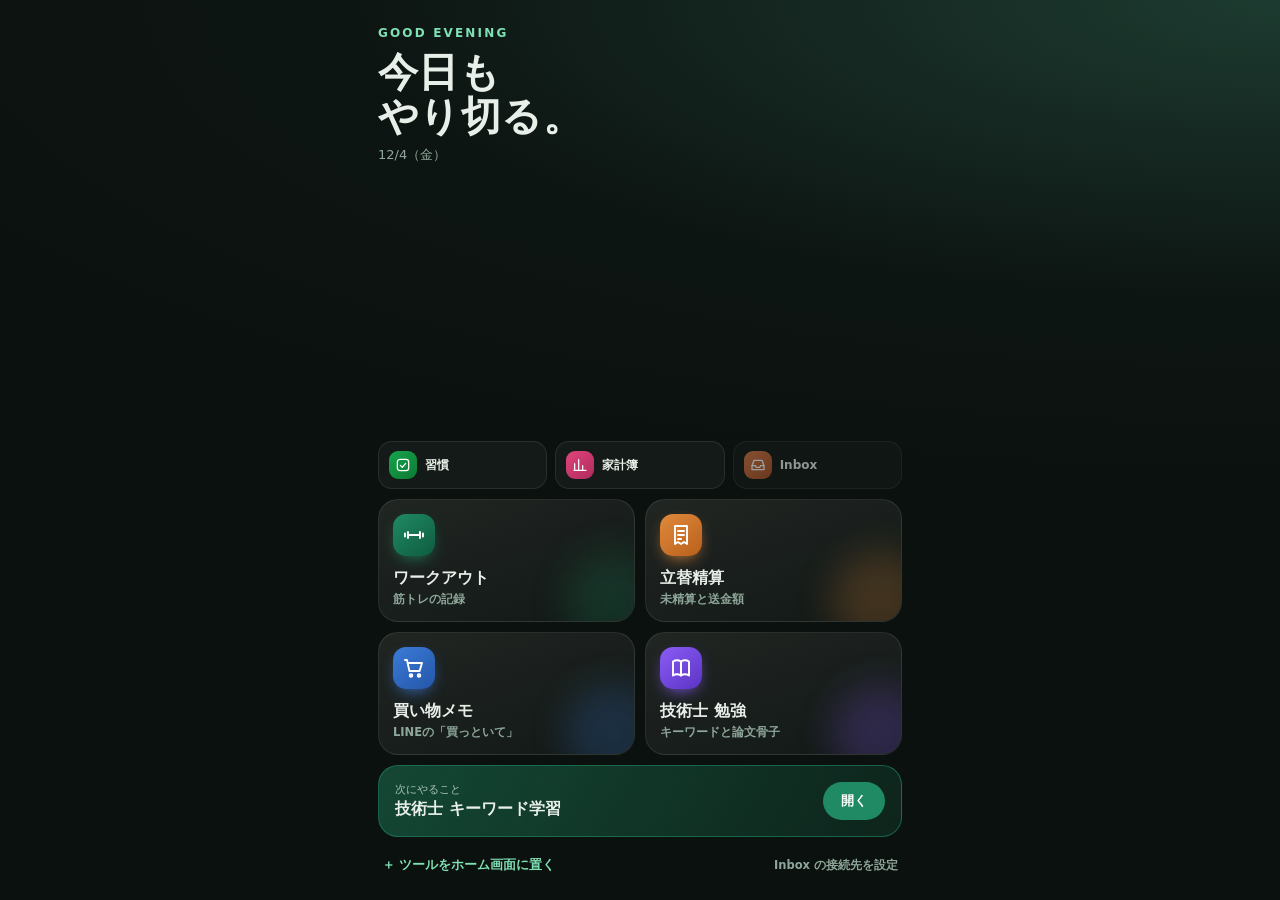
<file: index.html>
<!DOCTYPE html>
<html lang="ja">
<head>
<meta charset="UTF-8">
<meta name="viewport" content="width=device-width, initial-scale=1, viewport-fit=cover">
<title>マイツール</title>
<meta name="theme-color" content="#0d1512">
<meta name="mobile-web-app-capable" content="yes">
<meta name="apple-mobile-web-app-capable" content="yes">
<meta name="apple-mobile-web-app-status-bar-style" content="black-translucent">
<meta name="apple-mobile-web-app-title" content="マイツール">
<link rel="manifest" href="./manifest.webmanifest">
<link rel="icon" href="./icons/icon-192.png">
<link rel="apple-touch-icon" href="./icons/icon-192.png">
<link rel="stylesheet" href="./styles.css?v=36">
</head>
<body>
<!-- 画面の上は見るだけ、押すものは親指の届く下半分に集める -->
<div class="page">
  <header class="top">
    <div class="hello" id="hello">MY TOOLS</div>
    <h1>今日も<br>やり切る。</h1>
    <div class="today" id="today"></div>
    <div class="pills" id="pills"></div>
  </header>

  <main class="bottom">
    <!-- 別アプリ。小さいので押す頻度の低いものを上に -->
    <div class="ext">
      <!-- GitHub Pages のプロジェクトページ。公開先を変えたらここも直す -->
      <a class="chip" href="https://tmhys.github.io/habit-pwa/">
        <span class="chip-ic" style="--c1:#16a34a;--c2:#0e7a35"><svg viewBox="0 0 24 24"><rect x="3.5" y="3.5" width="17" height="17" rx="4"/><path d="M8 12.5l3 3 5-6"/></svg></span>
        <span class="tool-name">習慣</span>
      </a>
      <!-- Android アプリ（WebView）。Android では portal.js が intent:// に差し替える -->
      <a class="chip" id="kakeibo-card" href="https://tmhys.github.io/kakeibo-pwa/">
        <span class="chip-ic" style="--c1:#e0457b;--c2:#b02a5c"><svg viewBox="0 0 24 24"><path d="M4 20V10M10 20V4M16 20v-7M21 20H3"/></svg></span>
        <span class="tool-name">家計簿<span class="ext-mark"></span></span>
      </a>
      <!-- URL は端末の localStorage に置く（portal.js）。公開リポジトリに書かない -->
      <a class="chip unset" id="inbox-card">
        <span class="chip-ic" style="--c1:#d97a4a;--c2:#a9532a"><svg viewBox="0 0 24 24"><path d="M3 13l3-8h12l3 8v6H3z"/><path d="M3 13h5l1.5 2.5h5L16 13h5"/></svg></span>
        <span class="tool-name">Inbox</span>
      </a>
    </div>

    <div class="grid">
      <!-- Android アプリ（WebView）がある。Android では portal.js が intent:// に差し替える -->
      <a class="card" id="workout-card" href="./workout/" style="--c1:#1f8a63;--c2:#0f5c41">
        <span class="card-ic"><svg viewBox="0 0 24 24"><path d="M6 9v6M18 9v6M3 10.5v3M21 10.5v3M6 12h12"/></svg></span>
        <span class="tool-name">ワークアウト<span class="ext-mark"></span></span>
        <span class="stat" data-stat="workout">筋トレの記録</span>
      </a>
      <a class="card" href="./reimburse/" style="--c1:#e08a3c;--c2:#b9601c">
        <span class="card-ic"><svg viewBox="0 0 24 24"><path d="M6 3h12v18l-3-2-3 2-3-2-3 2z"/><path d="M9 8h6M9 12h6M9 16h3"/></svg></span>
        <span class="tool-name">立替精算</span>
        <span class="stat" data-stat="reimburse">未精算と送金額</span>
      </a>
      <a class="card" href="./shopping/" style="--c1:#3b7bd8;--c2:#2456a8">
        <span class="card-ic"><svg viewBox="0 0 24 24"><path d="M3 4h2l2.4 11h10.2L20 7H6.2"/><circle cx="9" cy="19.5" r="1.3"/><circle cx="17" cy="19.5" r="1.3"/></svg></span>
        <span class="tool-name">買い物メモ</span>
        <span class="stat" data-stat="shopping">LINEの「買っといて」</span>
      </a>
      <a class="card" href="./gijutsushi/" style="--c1:#8b5cf6;--c2:#5b34c4">
        <span class="card-ic"><svg viewBox="0 0 24 24"><path d="M4 5.5C6.5 4 9.5 4 12 5.5v14c-2.5-1.5-5.5-1.5-8 0z"/><path d="M20 5.5C17.5 4 14.5 4 12 5.5v14c2.5-1.5 5.5-1.5 8 0z"/></svg></span>
        <span class="tool-name">技術士 勉強</span>
        <span class="stat" data-stat="gijutsushi">キーワードと論文骨子</span>
      </a>
      <!-- 新しいツールはここにカードとモジュールを追加する（launcher.js の TOOLS にも） -->
    </div>

    <!-- 次にやること。親指の真下に置く。中身は launcher.js が決める -->
    <a class="next" id="next" href="./workout/">
      <span><small>次にやること</small><b id="next-label">読み込み中…</b></span>
      <span class="go">開く</span>
    </a>

    <div class="foot">
      <button type="button" class="link" id="btn-pin">＋ ツールをホーム画面に置く</button>
      <button type="button" class="link sub" id="inbox-set">Inbox の接続先</button>
    </div>
  </main>
</div>

<!-- ホーム画面に置く：ツールを選ぶシート -->
<div class="sheet-back" id="pin-sheet" hidden>
  <div class="sheet">
    <div class="grab"></div>
    <h2>ホーム画面に置く</h2>
    <p class="cap"><b>いちばん簡単：</b>ホーム画面の「マイツール」のアイコンを長押しすると、ツールの一覧が出ます。そこから好きなツールをホーム画面へドラッグすると、そのツールのアイコンになります。</p>
    <p class="cap">または下から選ぶと、そのツールを単体のアプリとして置けます。</p>
    <div class="pin-list">
      <a class="pin-it" href="./reimburse/?install=1"><img src="./icons/reimburse-192.png" alt="">立替精算</a>
      <a class="pin-it" href="./shopping/?install=1"><img src="./icons/shopping-192.png" alt="">買い物メモ</a>
      <a class="pin-it" href="./gijutsushi/?install=1"><img src="./icons/gijutsushi-192.png" alt="">技術士 勉強</a>
    </div>
    <p class="cap small">ワークアウトは Android アプリ版があるので、アプリのアイコンを使ってください。</p>
    <button type="button" class="sheet-close" id="pin-close">閉じる</button>
  </div>
</div>

<script src="./portal.js?v=36"></script>
<script src="./launcher.js?v=36"></script>
<script>
if ('serviceWorker' in navigator) {
  window.addEventListener('load', () => {
    navigator.serviceWorker.register('./sw.js').catch(() => {});
  });
}
</script>
</body>
</html>
</file>
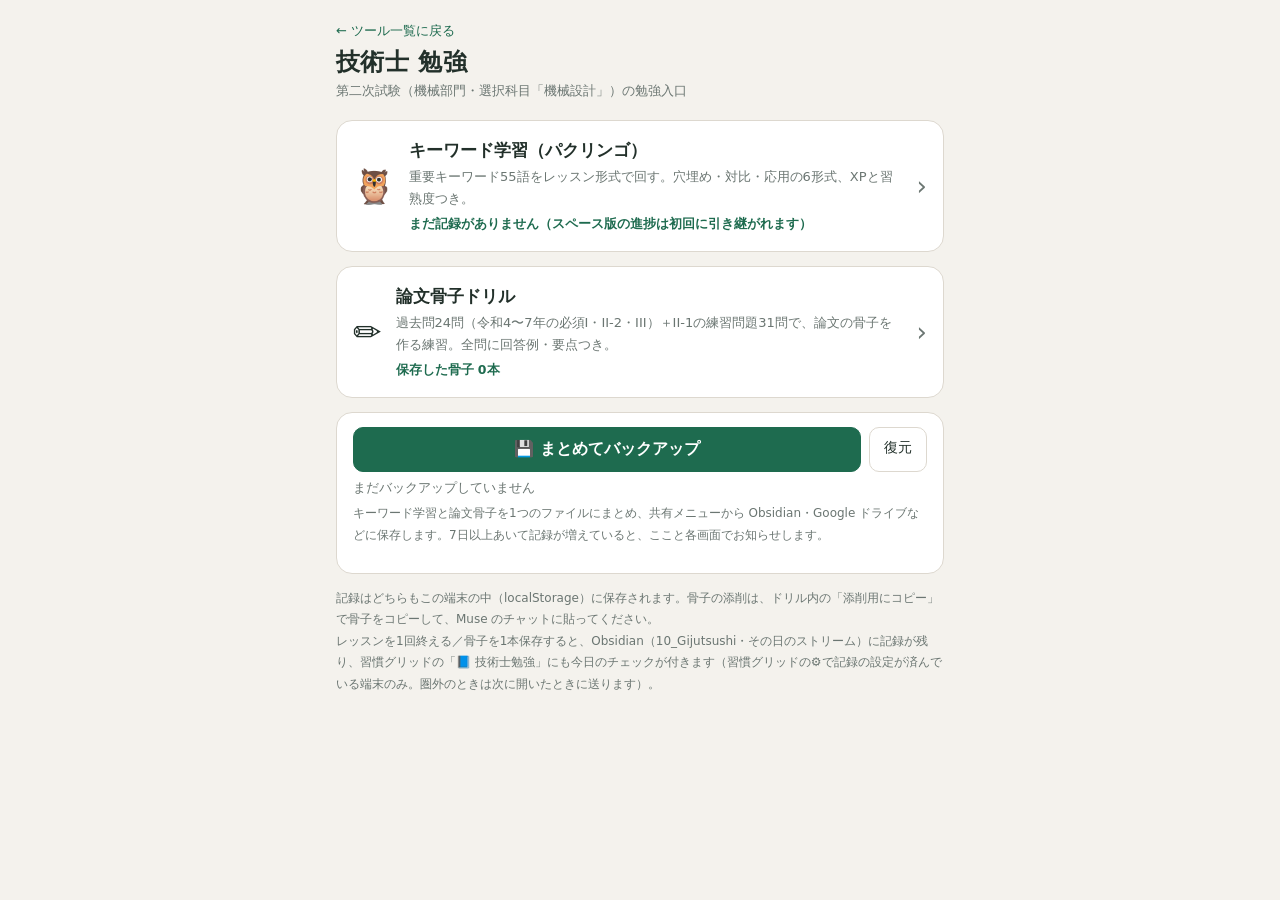
<file: gijutsushi/index.html>
<!DOCTYPE html>
<html lang="ja">
<head>
<meta charset="UTF-8">
<meta name="viewport" content="width=device-width, initial-scale=1, viewport-fit=cover">
<title>技術士 勉強</title>
<meta name="theme-color" content="#f4f2ed">
<meta name="mobile-web-app-capable" content="yes">
<meta name="apple-mobile-web-app-capable" content="yes">
<meta name="apple-mobile-web-app-status-bar-style" content="default">
<meta name="apple-mobile-web-app-title" content="技術士勉強">
<link rel="manifest" href="./manifest.webmanifest">
<link rel="icon" href="../icons/icon-192.png">
<link rel="apple-touch-icon" href="../icons/gijutsushi-192.png">
<link rel="stylesheet" href="./hub.css">
</head>
<body>
<header class="app-header">
  <a class="back" href="../">← ツール一覧に戻る</a>
  <h1>技術士 勉強</h1>
  <p class="subtitle">第二次試験（機械部門・選択科目「機械設計」）の勉強入口</p>
</header>

<main>
  <a class="mode-card" href="./pakuringo/">
    <div class="mode-emoji">🦉</div>
    <div class="mode-body">
      <div class="mode-name">キーワード学習（パクリンゴ）</div>
      <div class="mode-desc">重要キーワード55語をレッスン形式で回す。穴埋め・対比・応用の6形式、XPと習熟度つき。</div>
      <div class="mode-stat" id="stat-paku">読み込み中…</div>
    </div>
    <div class="mode-arrow">›</div>
  </a>

  <a class="mode-card" href="./ronbun/">
    <div class="mode-emoji">✏️</div>
    <div class="mode-body">
      <div class="mode-name">論文骨子ドリル</div>
      <div class="mode-desc">過去問24問（令和4〜7年の必須I・II-2・III）＋II-1の練習問題31問で、論文の骨子を作る練習。全問に回答例・要点つき。</div>
      <div class="mode-stat" id="stat-ronbun">読み込み中…</div>
    </div>
    <div class="mode-arrow">›</div>
  </a>

  <section class="backup-card">
    <div id="backup-warn" class="backup-warn" hidden></div>
    <div class="backup-row">
      <button id="btn-backup" type="button" class="backup-btn">💾 まとめてバックアップ</button>
      <label class="backup-sub">復元
        <input type="file" id="f-restore" accept="application/json,.json" hidden>
      </label>
    </div>
    <p id="backup-last" class="backup-last"></p>
    <p class="hint">キーワード学習と論文骨子を1つのファイルにまとめ、共有メニューから Obsidian・Google ドライブなどに保存します。7日以上あいて記録が増えていると、ここと各画面でお知らせします。</p>
  </section>

  <p class="hint">記録はどちらもこの端末の中（localStorage）に保存されます。骨子の添削は、ドリル内の「添削用にコピー」で骨子をコピーして、Muse のチャットに貼ってください。<br>レッスンを1回終える／骨子を1本保存すると、Obsidian（10_Gijutsushi・その日のストリーム）に記録が残り、習慣グリッドの「📘 技術士勉強」にも今日のチェックが付きます（習慣グリッドの⚙️で記録の設定が済んでいる端末のみ。圏外のときは次に開いたときに送ります）。</p>
</main>

<script src="../nav.js"></script>
<script src="./backup.js"></script>
<script src="./habit.js"></script>
<script>
(function () {
  function ls(key) { try { return JSON.parse(localStorage.getItem(key) || 'null'); } catch (e) { return null; } }
  var p = ls('pakuringo:state');
  var el = document.getElementById('stat-paku');
  if (p && p.boxes) {
    var mastered = Object.keys(p.boxes).filter(function (k) { return p.boxes[k] >= 5; }).length;
    var seen = Object.keys(p.boxes).filter(function (k) { return p.boxes[k] > 0; }).length;
    el.textContent = 'XP ' + (p.xp || 0) + ' ／ 着手 ' + seen + '語 ／ 習熟 ' + mastered + '語（全55語）';
  } else {
    el.textContent = 'まだ記録がありません（スペース版の進捗は初回に引き継がれます）';
  }
  var B = window.GijutsushiBackup;
  function renderBackup() {
    var msg = B.status();
    var w = document.getElementById('backup-warn');
    w.hidden = !msg;
    w.textContent = msg ? '⚠️ ' + msg + '。記録はこの端末にしかないので、保存しておきましょう。' : '';
    var l = B.last();
    document.getElementById('backup-last').textContent = l
      ? '最後のバックアップ: ' + new Date(l.at).toLocaleString('ja-JP', { dateStyle: 'medium', timeStyle: 'short' })
      : 'まだバックアップしていません';
  }
  document.getElementById('btn-backup').addEventListener('click', function () {
    B.backupNow().then(function (r) {
      if (r !== 'cancelled') renderBackup();
    });
  });
  document.getElementById('f-restore').addEventListener('change', function (e) {
    var file = e.target.files[0];
    e.target.value = '';
    if (!file) return;
    if (!confirm('この端末の記録をファイルの内容で置き換えます。よろしいですか？')) return;
    file.text().then(function (t) {
      try { alert('復元しました（' + B.restore(t) + '）'); location.reload(); }
      catch (err) { alert('読み込めませんでした: ' + err.message); }
    });
  });
  renderBackup();

  var o = ls('gijutsushi:outlines');
  document.getElementById('stat-ronbun').textContent =
    '保存した骨子 ' + (Array.isArray(o) ? o.length : 0) + '本';
})();
</script>
<script src="../install.js"></script>
</body>
</html>
</file>
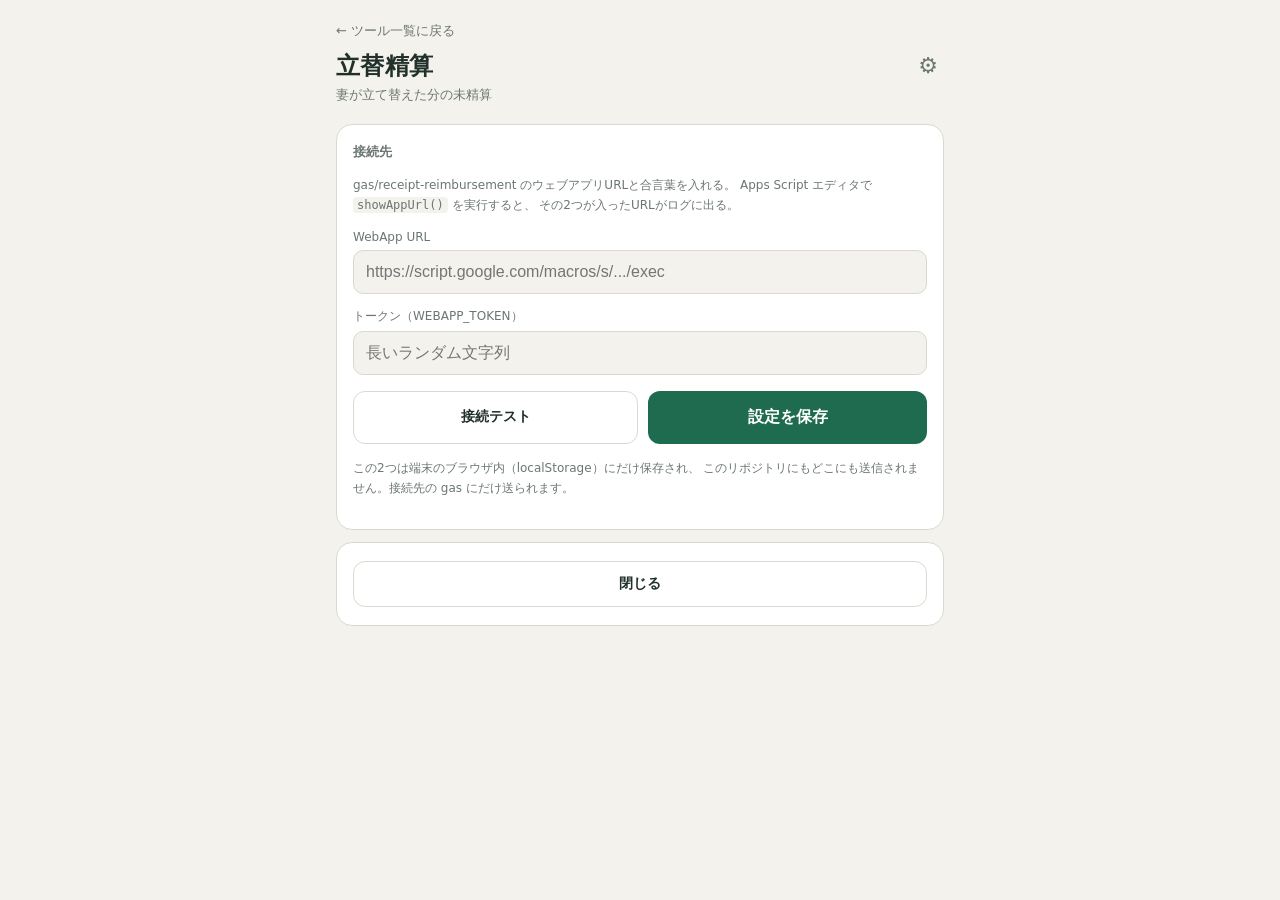
<file: reimburse/index.html>
<!DOCTYPE html>
<html lang="ja">
<head>
<meta charset="UTF-8">
<meta name="viewport" content="width=device-width, initial-scale=1, viewport-fit=cover">
<title>立替精算</title>
<meta name="theme-color" content="#f4f2ed">
<meta name="mobile-web-app-capable" content="yes">
<meta name="apple-mobile-web-app-capable" content="yes">
<meta name="apple-mobile-web-app-status-bar-style" content="default">
<meta name="apple-mobile-web-app-title" content="立替精算">
<link rel="manifest" href="./manifest.webmanifest">
<link rel="icon" href="../icons/icon-192.png">
<link rel="apple-touch-icon" href="../icons/reimburse-192.png">
<link rel="stylesheet" href="./styles.css">
</head>
<body>
<header class="app-header">
  <a class="back" href="../">← ツール一覧に戻る</a>
  <div class="head-row">
    <h1>立替精算</h1>
    <button id="open-settings" class="icon-btn" type="button" aria-label="設定">⚙</button>
  </div>
  <p class="subtitle">妻が立て替えた分の未精算</p>
</header>

<main>
  <!-- ホーム -->
  <section id="view-home" class="view active">
    <div id="msg" class="msg" hidden></div>

    <div class="nav">
      <button id="prev-month" class="nav-btn" type="button">‹</button>
      <span id="cur-month" class="nav-cur">—</span>
      <button id="next-month" class="nav-btn" type="button">›</button>
    </div>

    <div class="card">
      <div class="cap" id="hero-cap">未精算</div>
      <div class="hero" id="hero">—</div>
      <div class="breakdown" id="breakdown"></div>
    </div>

    <div class="card warn" id="review-card" hidden>
      <div class="warn-title" id="review-title"></div>
      <div class="cap" id="review-note" hidden></div>
      <ul id="review-list"></ul>
    </div>

    <div class="card" id="settle-card" hidden>
      <div class="cap" id="settle-cap"></div>
      <button id="settle" class="primary" type="button">精算済みにする</button>
    </div>

    <div class="card" id="category-card" hidden>
      <h2>カテゴリ別</h2>
      <div id="categories"></div>
    </div>

    <div class="card">
      <h2>未精算の明細</h2>
      <p class="cap">行をタップすると、メモ・精算対象・レシートを開けます。</p>
      <div id="items"></div>
    </div>

    <div class="card" id="excluded-card" hidden>
      <h2 id="excluded-title">精算対象外</h2>
      <p class="cap">送金額には入っていません。戻すときは行をタップ。</p>
      <div id="excluded"></div>
    </div>

    <p class="hint" id="foot"></p>
  </section>

  <!-- 設定 -->
  <section id="view-settings" class="view">
    <div class="card">
      <h2>接続先</h2>
      <p class="cap">
        gas/receipt-reimbursement のウェブアプリURLと合言葉を入れる。
        Apps Script エディタで <code>showAppUrl()</code> を実行すると、
        その2つが入ったURLがログに出る。
      </p>
      <label>WebApp URL</label>
      <input id="set-url" type="url" inputmode="url" autocomplete="off"
             placeholder="https://script.google.com/macros/s/.../exec">
      <label>トークン（WEBAPP_TOKEN）</label>
      <input id="set-token" type="text" autocomplete="off" placeholder="長いランダム文字列">
      <div class="row">
        <button id="test-conn" class="secondary" type="button">接続テスト</button>
        <button id="save-settings" class="primary" type="button">設定を保存</button>
      </div>
      <div id="set-msg" class="msg" hidden></div>
      <p class="hint">
        この2つは端末のブラウザ内（localStorage）にだけ保存され、
        このリポジトリにもどこにも送信されません。接続先の gas にだけ送られます。
      </p>
    </div>
    <div class="card">
      <button id="close-settings" class="secondary wide" type="button">閉じる</button>
    </div>
  </section>
</main>

<script src="../nav.js"></script>
<script src="./app.js"></script>
<script>
if ('serviceWorker' in navigator) {
  window.addEventListener('load', () => {
    navigator.serviceWorker.register('../sw.js').catch(() => {});
  });
}
</script>
<script src="../install.js"></script>
</body>
</html>
</file>
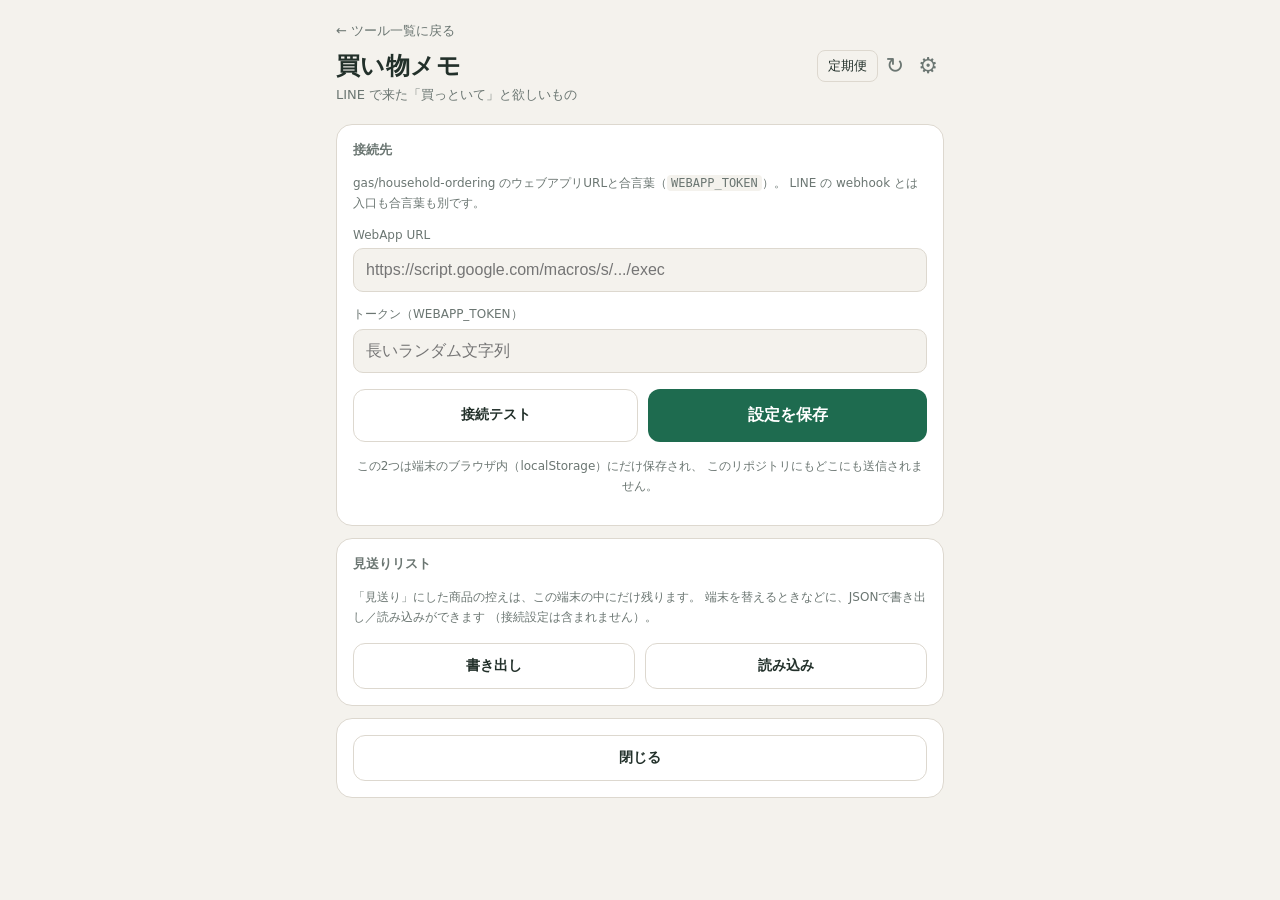
<file: shopping/index.html>
<!DOCTYPE html>
<html lang="ja">
<head>
<meta charset="UTF-8">
<meta name="viewport" content="width=device-width, initial-scale=1, viewport-fit=cover">
<title>買い物メモ</title>
<meta name="theme-color" content="#f4f2ed">
<meta name="mobile-web-app-capable" content="yes">
<meta name="apple-mobile-web-app-capable" content="yes">
<meta name="apple-mobile-web-app-status-bar-style" content="default">
<meta name="apple-mobile-web-app-title" content="買い物メモ">
<link rel="manifest" href="./manifest.webmanifest">
<link rel="icon" href="../icons/icon-192.png">
<link rel="apple-touch-icon" href="../icons/shopping-192.png">
<link rel="stylesheet" href="./styles.css?v=35">
</head>
<body>
<header class="app-header">
  <a class="back" href="../">← ツール一覧に戻る</a>
  <div class="head-row">
    <h1>買い物メモ</h1>
    <div class="head-actions">
      <button id="open-subs" class="text-btn" type="button">定期便</button>
      <button id="refresh" class="icon-btn" type="button" aria-label="更新">↻</button>
      <button id="open-settings" class="icon-btn" type="button" aria-label="設定">⚙</button>
    </div>
  </div>
  <p class="subtitle">LINE で来た「買っといて」と欲しいもの</p>
</header>

<main>
  <section id="view-home" class="view active">
    <div id="msg" class="msg" hidden></div>

    <div class="tabs" id="tabs">
      <button data-tab="waiting" type="button">発注待ち<span class="n"></span></button>
      <button data-tab="unconfirmed" type="button">未確認<span class="n"></span></button>
      <button data-tab="wishlist" type="button">欲しいもの<span class="n"></span></button>
      <button data-tab="ordered" type="button">発注済<span class="n"></span></button>
      <button data-tab="dismissed" type="button">見送り<span class="n"></span></button>
    </div>

    <div id="list"></div>
    <p class="hint" id="foot"></p>
  </section>

  <section id="view-subs" class="view">
    <div class="card">
      <h2>定期便</h2>
      <p class="cap">
        Amazon の「次回の配送を確認する」メールから毎朝作っている一覧です。
        買い物の依頼とは別で、見るだけです。
      </p>
    </div>
    <div id="subs-list"></div>
    <div class="card">
      <button id="close-subs" class="secondary wide" type="button">買い物メモに戻る</button>
    </div>
  </section>

  <section id="view-settings" class="view">
    <div class="card">
      <h2>接続先</h2>
      <p class="cap">
        gas/household-ordering のウェブアプリURLと合言葉（<code>WEBAPP_TOKEN</code>）。
        LINE の webhook とは入口も合言葉も別です。
      </p>
      <label>WebApp URL</label>
      <input id="set-url" type="url" inputmode="url" autocomplete="off"
             placeholder="https://script.google.com/macros/s/.../exec">
      <label>トークン（WEBAPP_TOKEN）</label>
      <input id="set-token" type="text" autocomplete="off" placeholder="長いランダム文字列">
      <div class="row">
        <button id="test-conn" class="secondary" type="button">接続テスト</button>
        <button id="save-settings" class="primary" type="button">設定を保存</button>
      </div>
      <div id="set-msg" class="msg" hidden></div>
      <p class="hint">
        この2つは端末のブラウザ内（localStorage）にだけ保存され、
        このリポジトリにもどこにも送信されません。
      </p>
    </div>
    <div class="card">
      <h2>見送りリスト</h2>
      <p class="cap">
        「見送り」にした商品の控えは、この端末の中にだけ残ります。
        端末を替えるときなどに、JSONで書き出し／読み込みができます
        （接続設定は含まれません）。
      </p>
      <div class="row">
        <button id="export-dismissed" class="secondary" type="button">書き出し</button>
        <button id="import-dismissed" class="secondary" type="button">読み込み</button>
      </div>
      <input id="import-file" type="file" accept="application/json,.json" hidden>
    </div>
    <div class="card">
      <button id="close-settings" class="secondary wide" type="button">閉じる</button>
    </div>
  </section>
</main>

<div id="toast" class="toast" hidden></div>

<script src="../nav.js"></script>
<script src="./app.js?v=35"></script>
<script>
if ('serviceWorker' in navigator) {
  window.addEventListener('load', () => {
    navigator.serviceWorker.register('../sw.js').catch(() => {});
  });
}
</script>
<script src="../install.js"></script>
</body>
</html>
</file>
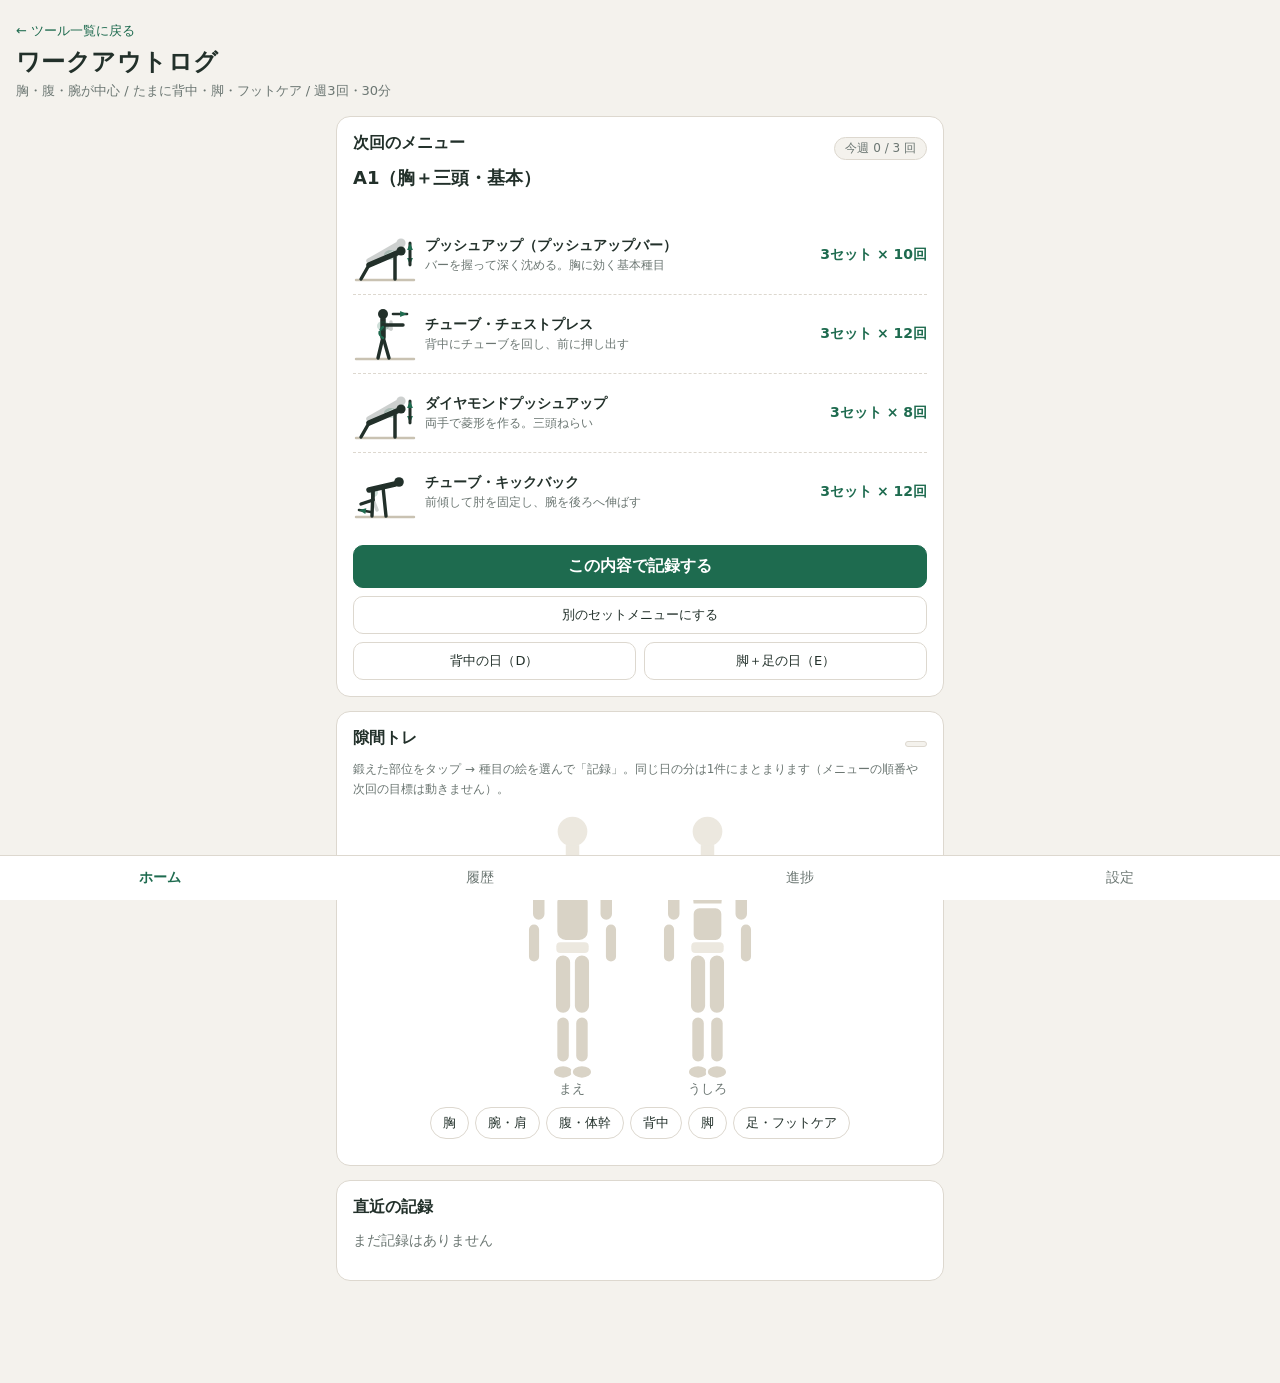
<file: workout/index.html>
<!DOCTYPE html>
<html lang="ja">
<head>
<meta charset="UTF-8">
<meta name="viewport" content="width=device-width, initial-scale=1, viewport-fit=cover">
<title>ワークアウトログ</title>
<meta name="theme-color" content="#f4f2ed">
<meta name="mobile-web-app-capable" content="yes">
<meta name="apple-mobile-web-app-capable" content="yes">
<meta name="apple-mobile-web-app-status-bar-style" content="default">
<meta name="apple-mobile-web-app-title" content="筋トレログ">
<link rel="manifest" href="../manifest.webmanifest">
<link rel="icon" href="../icons/icon-192.png">
<link rel="apple-touch-icon" href="../icons/icon-192.png">
<link rel="stylesheet" href="./styles.css?v=33">
</head>
<body>
<!-- レストタイマー。セットを入れると自動で動き出し、残りをここに出す -->
<div id="rest-bar" class="rest-bar" hidden>
  <button id="rest-minus" type="button" aria-label="15秒減らす">−15</button>
  <div class="rest-main">
    <div class="rest-time"><span id="rest-left">0:00</span></div>
    <div class="rest-track"><div id="rest-fill" class="rest-fill"></div></div>
  </div>
  <button id="rest-plus" type="button" aria-label="15秒増やす">+15</button>
  <button id="rest-skip" type="button" class="rest-skip">終了</button>
</div>

<header class="app-header">
  <a class="back" href="../">← ツール一覧に戻る</a>
  <h1>ワークアウトログ</h1>
  <p class="subtitle">胸・腹・腕が中心 / たまに背中・脚・フットケア / 週3回・30分</p>
</header>

<main>
  <!-- ホーム -->
  <section id="view-home" class="view active">
    <div class="card">
      <div class="card-head">
        <h2>次回のメニュー</h2>
        <span id="week-count" class="badge"></span>
      </div>
      <p id="next-template" class="template-name"></p>
      <p id="next-note" class="menu-note"></p>
      <ul id="next-exercises" class="exercise-list"></ul>
      <button id="btn-start" class="primary">この内容で記録する</button>
      <div class="row menu-row">
        <button id="btn-other-menu" type="button">別のセットメニューにする</button>
      </div>
      <div class="row menu-row">
        <button id="btn-open-back" type="button">背中の日（D）</button>
        <button id="btn-open-legs" type="button">脚＋足の日（E）</button>
      </div>
    </div>
    <!-- 隙間トレ：メニューを丸ごとできない日も、やった分だけ残す -->
    <div class="card">
      <div class="card-head">
        <h2>隙間トレ</h2>
        <span id="quick-week" class="badge"></span>
      </div>
      <p class="hint quick-hint">鍛えた部位をタップ → 種目の絵を選んで「記録」。同じ日の分は1件にまとまります（メニューの順番や次回の目標は動きません）。</p>
      <div id="bodymap" class="bodymap"></div>
      <div id="muscle-tabs" class="muscle-tabs"></div>
      <div id="quick-tiles" class="tiles"></div>
      <div id="quick-form" class="quick-form" hidden>
        <div class="quick-head">
          <span class="ex-art" id="quick-art"></span>
          <div class="quick-title"><b id="quick-name"></b><span id="quick-pr" class="ex-pr"></span></div>
        </div>
        <div class="stepper">
          <button type="button" id="q-minus" aria-label="減らす">−</button>
          <input type="number" id="q-value" inputmode="numeric" min="1" max="999">
          <span id="q-unit">回</span>
          <button type="button" id="q-plus" aria-label="増やす">＋</button>
        </div>
        <div class="field">セット数
          <div id="q-sets" class="seg">
            <button type="button" data-v="1" class="on">1</button>
            <button type="button" data-v="2">2</button>
            <button type="button" data-v="3">3</button>
            <button type="button" data-v="4">4</button>
            <button type="button" data-v="5">5</button>
          </div>
        </div>
        <button id="q-save" type="button" class="primary">記録する</button>
      </div>
      <div id="quick-today" class="quick-today"></div>
    </div>

    <div class="card">
      <h2>直近の記録</h2>
      <div id="recent-list"></div>
    </div>
  </section>

  <!-- 記録入力 -->
  <section id="view-editor" class="view">
    <div class="card">
      <h2 id="editor-title">記録する</h2>
      <label class="field">日付
        <input type="date" id="f-date">
      </label>
      <label class="field">メニュー
        <select id="f-template"></select>
      </label>
      <p class="hint editor-hint">セットを終えたら「休憩」を押すと、上にタイマーが出ます（長さは設定で変えられます／0で止まります）。</p>
      <div id="editor-exercises"></div>
      <label class="field">種目を追加
        <span class="row">
          <select id="f-add-exercise"></select>
          <button id="btn-add-exercise" type="button">追加</button>
        </span>
      </label>
      <div class="field">脚の疲労感（1=なし 〜 5=重い）
        <div id="f-leg" class="seg">
          <button type="button" data-v="1">1</button>
          <button type="button" data-v="2">2</button>
          <button type="button" data-v="3">3</button>
          <button type="button" data-v="4">4</button>
          <button type="button" data-v="5">5</button>
        </div>
      </div>
      <label class="field">次のランの感覚メモ
        <input type="text" id="f-runfeel" placeholder="例：脚は軽い、右ふくらはぎに張り">
      </label>
      <label class="field">メモ
        <input type="text" id="f-note" placeholder="任意">
      </label>
      <label class="check">
        <input type="checkbox" id="f-partial">
        <span>途中で終わった（次回も同じメニュー・同じ目標にする）</span>
      </label>
      <div class="row">
        <button id="btn-save" class="primary">保存する</button>
        <button id="btn-cancel" type="button">キャンセル</button>
      </div>
    </div>
  </section>

  <!-- 履歴 -->
  <section id="view-history" class="view">
    <div class="card">
      <h2>履歴</h2>
      <div id="history-list"></div>
    </div>
  </section>

  <!-- 進捗 -->
  <section id="view-progress" class="view">
    <div class="card">
      <h2>続いているか</h2>
      <div id="streak-summary" class="streak-summary"></div>
      <div id="calendar"></div>
      <p class="hint">濃いマスがやった日。文字はメニュー（A〜E）。薄いマスの「＋」は隙間トレだけの日（週の回数には数えない）。</p>
    </div>

    <div class="card">
      <h2>1回あたりの総回数</h2>
      <div id="volume-chart"></div>
      <p class="hint">直近12回のセット×回数の合計。秒数の種目は含めない（単位が違うため）。</p>
    </div>

    <div class="card">
      <h2>部位のバランス（直近4週）</h2>
      <div id="muscle-balance"></div>
      <p class="hint">セット数の配分。脚は意図的に少なくしている（マラソンのタイムを落とさないため）。</p>
    </div>

    <div class="card">
      <h2>自己ベスト</h2>
      <div id="pr-list"></div>
      <p class="hint">1セットの最高記録。自重とチューブは重量が動かないので、回数と秒数が自己ベストになる。</p>
    </div>

    <div class="card">
      <h2>種目ごとの伸び</h2>
      <div id="progress-list"></div>
      <p class="hint">進行ルール：全セット目標クリア＆RPE7以下で次回+1回（秒数は+5秒）。RPE9以上か未達なら据え置き。</p>
    </div>
  </section>

  <!-- 設定 -->
  <section id="view-settings" class="view">
    <div class="card">
      <h2>設定</h2>
      <label class="field">週の目標回数
        <input type="number" id="s-weekly" min="1" max="14" step="1">
      </label>
      <label class="field">1回の目標時間（分）
        <input type="number" id="s-minutes" min="5" max="180" step="5">
      </label>
      <label class="field">セット間の休憩（秒）／0で止める
        <input type="number" id="s-rest" min="0" max="600" step="5">
      </label>
      <button id="btn-save-settings" class="primary">設定を保存</button>
    </div>
    <div class="card">
      <h2>Obsidianに記録を残す</h2>
      <p class="hint">記録を保存したとき、メニューと種目をその日の日記（05_Stream）に1件として残します。習慣「💪 筋トレ」も同時に立つので、習慣管理アプリでタップし直す必要はありません。入れる値は習慣管理アプリ（habit-pwa）の設定と同じ中継のURLと合言葉です。空にすれば送信を止められます。</p>
      <label class="field">中継のURL（habit-relay）
        <input type="url" id="s-obs-url" inputmode="url" autocomplete="off" placeholder="https://script.google.com/macros/s/.../exec">
      </label>
      <label class="field">合言葉（RELAY_TOKEN）
        <input type="text" id="s-obs-token" autocomplete="off" placeholder="RELAY_TOKENの値">
      </label>
      <div class="row">
        <button id="btn-save-obs" type="button" class="primary">連携先を保存</button>
        <button id="btn-send-obs" type="button">未送信を送る</button>
      </div>
      <p class="hint" id="obs-status"></p>
      <p class="hint">送るのはこれから保存する記録です。ここを設定する前の記録は、履歴画面の「日記に送る」から送れます。圏外のときは端末に溜めておき、次にアプリを開いたときに送ります。送り直しても日記の行は書き換わるだけで増えません。アプリから記録を削除しても日記側の行は残るので、日記側で消してください。</p>
    </div>
    <div class="card">
      <h2>データのバックアップ</h2>
      <p class="hint">記録はこの端末のブラウザ内（localStorage）にだけ保存されます。機種変更やブラウザのデータ消去で消えるので、ときどきJSONで書き出して手元に保管してください。書き出したファイルはこのアプリに読み込んで復元できます。</p>
      <div class="row">
        <button id="btn-export" type="button">JSONで書き出す</button>
        <label class="file-btn">JSONを読み込む
          <input type="file" id="f-import" accept="application/json,.json" hidden>
        </label>
      </div>
      <button id="btn-wipe" type="button" class="danger">全データを削除</button>
    </div>
  </section>
</main>

<nav class="tabbar">
  <button data-view="view-home" class="active">ホーム</button>
  <button data-view="view-history">履歴</button>
  <button data-view="view-progress">進捗</button>
  <button data-view="view-settings">設定</button>
</nav>

<script src="../nav.js"></script>
<!-- ?v= は更新のたびに上げる（HTML と JS の版がずれて画面が壊れるのを防ぐ） -->
<script src="./app.js?v=33"></script>
</body>
</html>
</file>
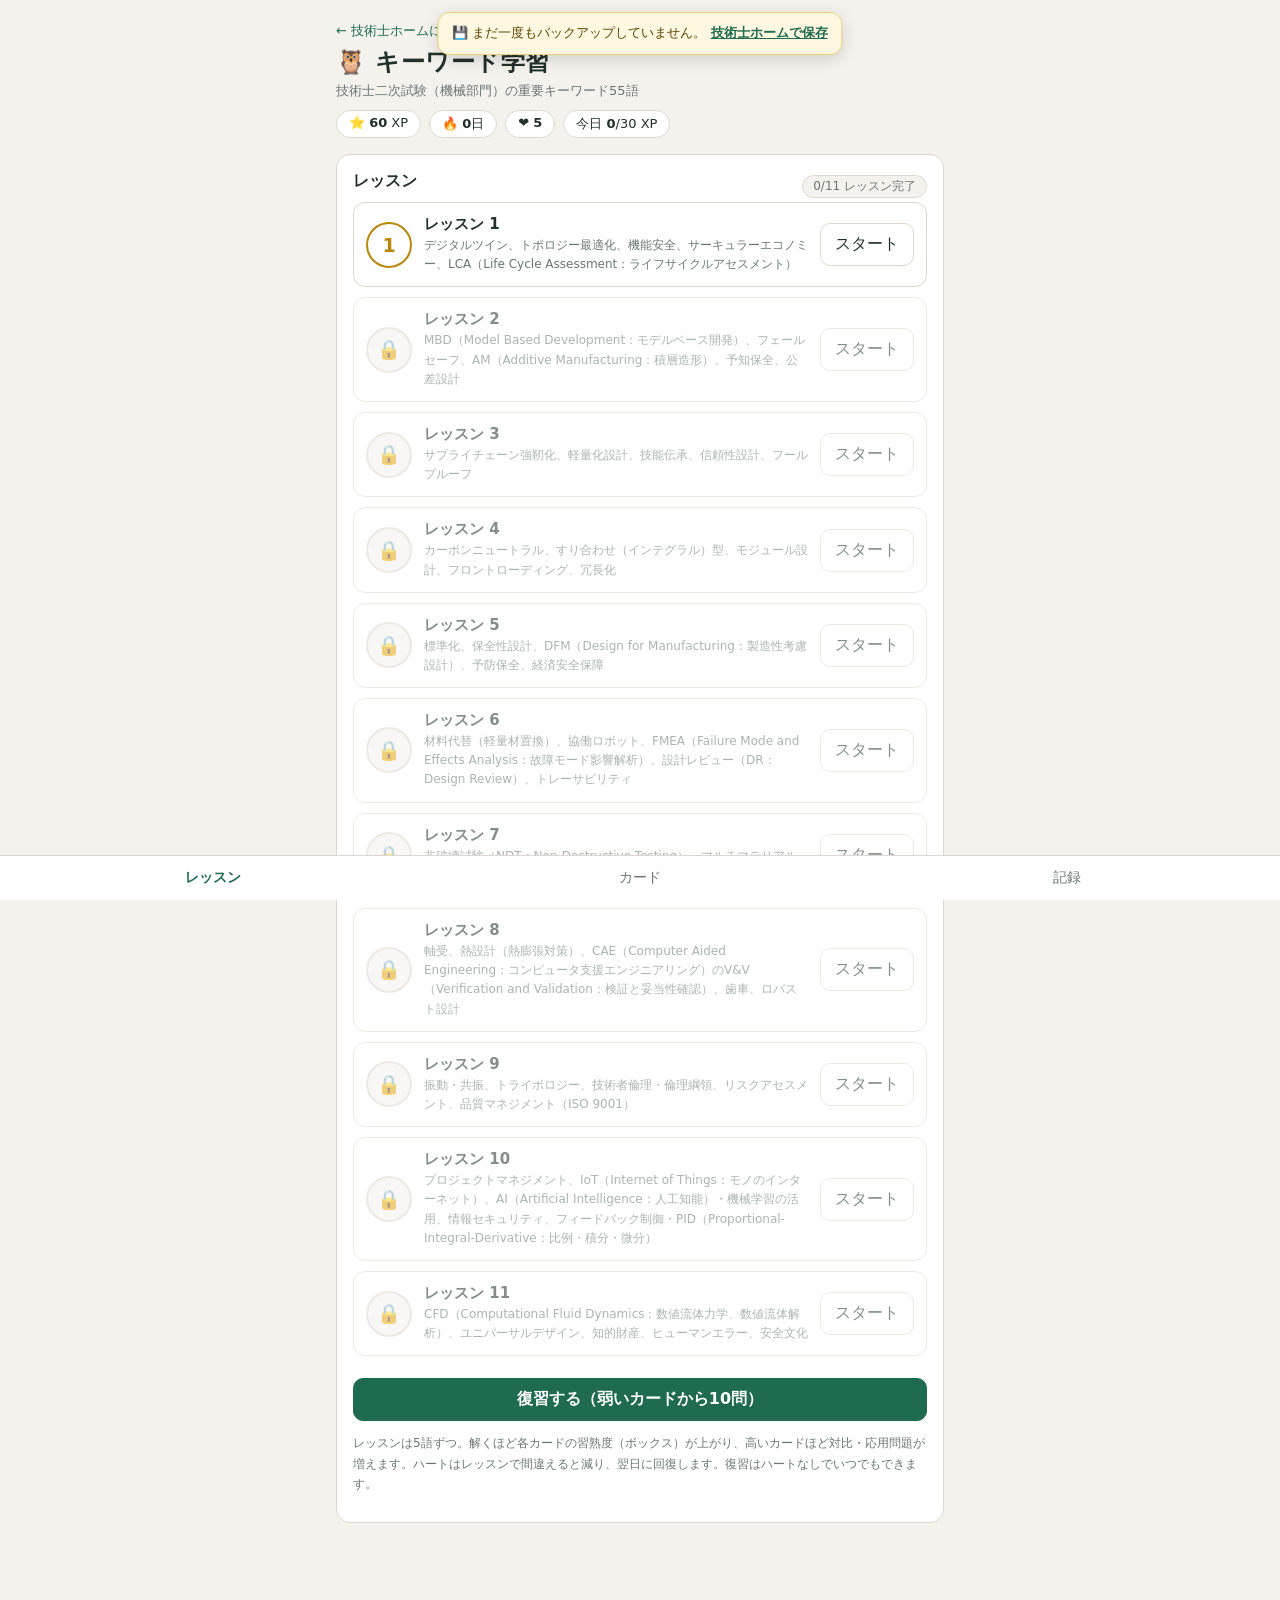
<file: gijutsushi/pakuringo/index.html>
<!DOCTYPE html>
<html lang="ja">
<head>
<meta charset="UTF-8">
<meta name="viewport" content="width=device-width, initial-scale=1, viewport-fit=cover">
<title>キーワード学習（パクリンゴ）</title>
<meta name="theme-color" content="#f4f2ed">
<meta name="mobile-web-app-capable" content="yes">
<meta name="apple-mobile-web-app-capable" content="yes">
<meta name="apple-mobile-web-app-status-bar-style" content="default">
<meta name="apple-mobile-web-app-title" content="パクリンゴ">
<link rel="manifest" href="../manifest.webmanifest">
<link rel="icon" href="../../icons/icon-192.png">
<link rel="apple-touch-icon" href="../../icons/gijutsushi-192.png">
<link rel="stylesheet" href="./styles.css">
</head>
<body>
<header class="app-header">
  <a class="back" href="../">← 技術士ホームに戻る</a>
  <h1>🦉 キーワード学習</h1>
  <p class="subtitle">技術士二次試験（機械部門）の重要キーワード55語</p>
  <div class="stats-bar">
    <span class="stat">⭐ <b id="st-xp">0</b> XP</span>
    <span class="stat">🔥 <b id="st-streak">0</b>日</span>
    <span class="stat">❤️ <b id="st-hearts">5</b></span>
    <span class="stat">今日 <b id="st-today">0</b>/30 XP</span>
  </div>
</header>

<main>
  <!-- レッスンパス -->
  <section id="view-path" class="view active">
    <div class="card">
      <div class="card-head">
        <h2>レッスン</h2>
        <span id="path-badge" class="badge"></span>
      </div>
      <div id="lesson-list"></div>
      <button id="btn-review" class="primary" type="button">復習する（弱いカードから10問）</button>
      <p class="hint">レッスンは5語ずつ。解くほど各カードの習熟度（ボックス）が上がり、高いカードほど対比・応用問題が増えます。ハートはレッスンで間違えると減り、翌日に回復します。復習はハートなしでいつでもできます。</p>
    </div>
  </section>

  <!-- クイズ -->
  <section id="view-quiz" class="view">
    <div class="card">
      <div class="quiz-head">
        <button id="quiz-exit" type="button" class="mini">✕ やめる</button>
        <div class="quiz-progress"><div id="quiz-bar"></div></div>
        <span id="quiz-count" class="badge"></span>
      </div>
      <div id="quiz-main">
        <span id="q-type" class="q-type"></span>
        <p id="q-prompt" class="q-prompt"></p>
        <div id="q-choices" class="q-choices"></div>
        <div id="q-feedback" class="q-feedback" hidden>
          <p id="q-verdict"></p>
          <div id="q-explain" class="q-explain"></div>
          <button id="q-next" class="primary" type="button">次へ</button>
        </div>
      </div>
      <div id="quiz-done" hidden>
        <p class="done-emoji">🎉</p>
        <p id="done-text" class="done-text"></p>
        <button id="btn-back-path" class="primary" type="button">レッスン一覧に戻る</button>
      </div>
    </div>
  </section>

  <!-- カード一覧 -->
  <section id="view-cards" class="view">
    <div class="card">
      <div class="card-head">
        <h2>カード一覧</h2>
        <span id="cards-badge" class="badge"></span>
      </div>
      <input type="search" id="card-search" placeholder="キーワードを検索">
      <div id="card-list"></div>
    </div>
  </section>

  <!-- 記録 -->
  <section id="view-records" class="view">
    <div class="card">
      <h2>記録</h2>
      <div id="records-summary"></div>
      <div id="records-cats"></div>
    </div>
    <div class="card">
      <h2>データのバックアップ</h2>
      <p class="hint">進捗はこの端末のブラウザ内（localStorage）にだけ保存されます。ときどきJSONで書き出して保管してください。</p>
      <div class="row">
        <button id="btn-export" type="button">JSONで書き出す</button>
        <label class="file-btn">JSONを読み込む
          <input type="file" id="f-import" accept="application/json,.json" hidden>
        </label>
      </div>
      <button id="btn-reset" type="button" class="danger">進捗をリセット</button>
    </div>
  </section>
</main>

<nav class="tabbar">
  <button data-view="view-path" class="active">レッスン</button>
  <button data-view="view-cards">カード</button>
  <button data-view="view-records">記録</button>
</nav>

<script src="./data.js"></script>
<script src="../../nav.js"></script>
<script src="../abbr.js"></script>
<script src="./app.js"></script>
<script src="../habit.js"></script>
<script src="../backup.js"></script>
<script>window.GijutsushiBackup.nagOnce();</script>
</body>
</html>
</file>
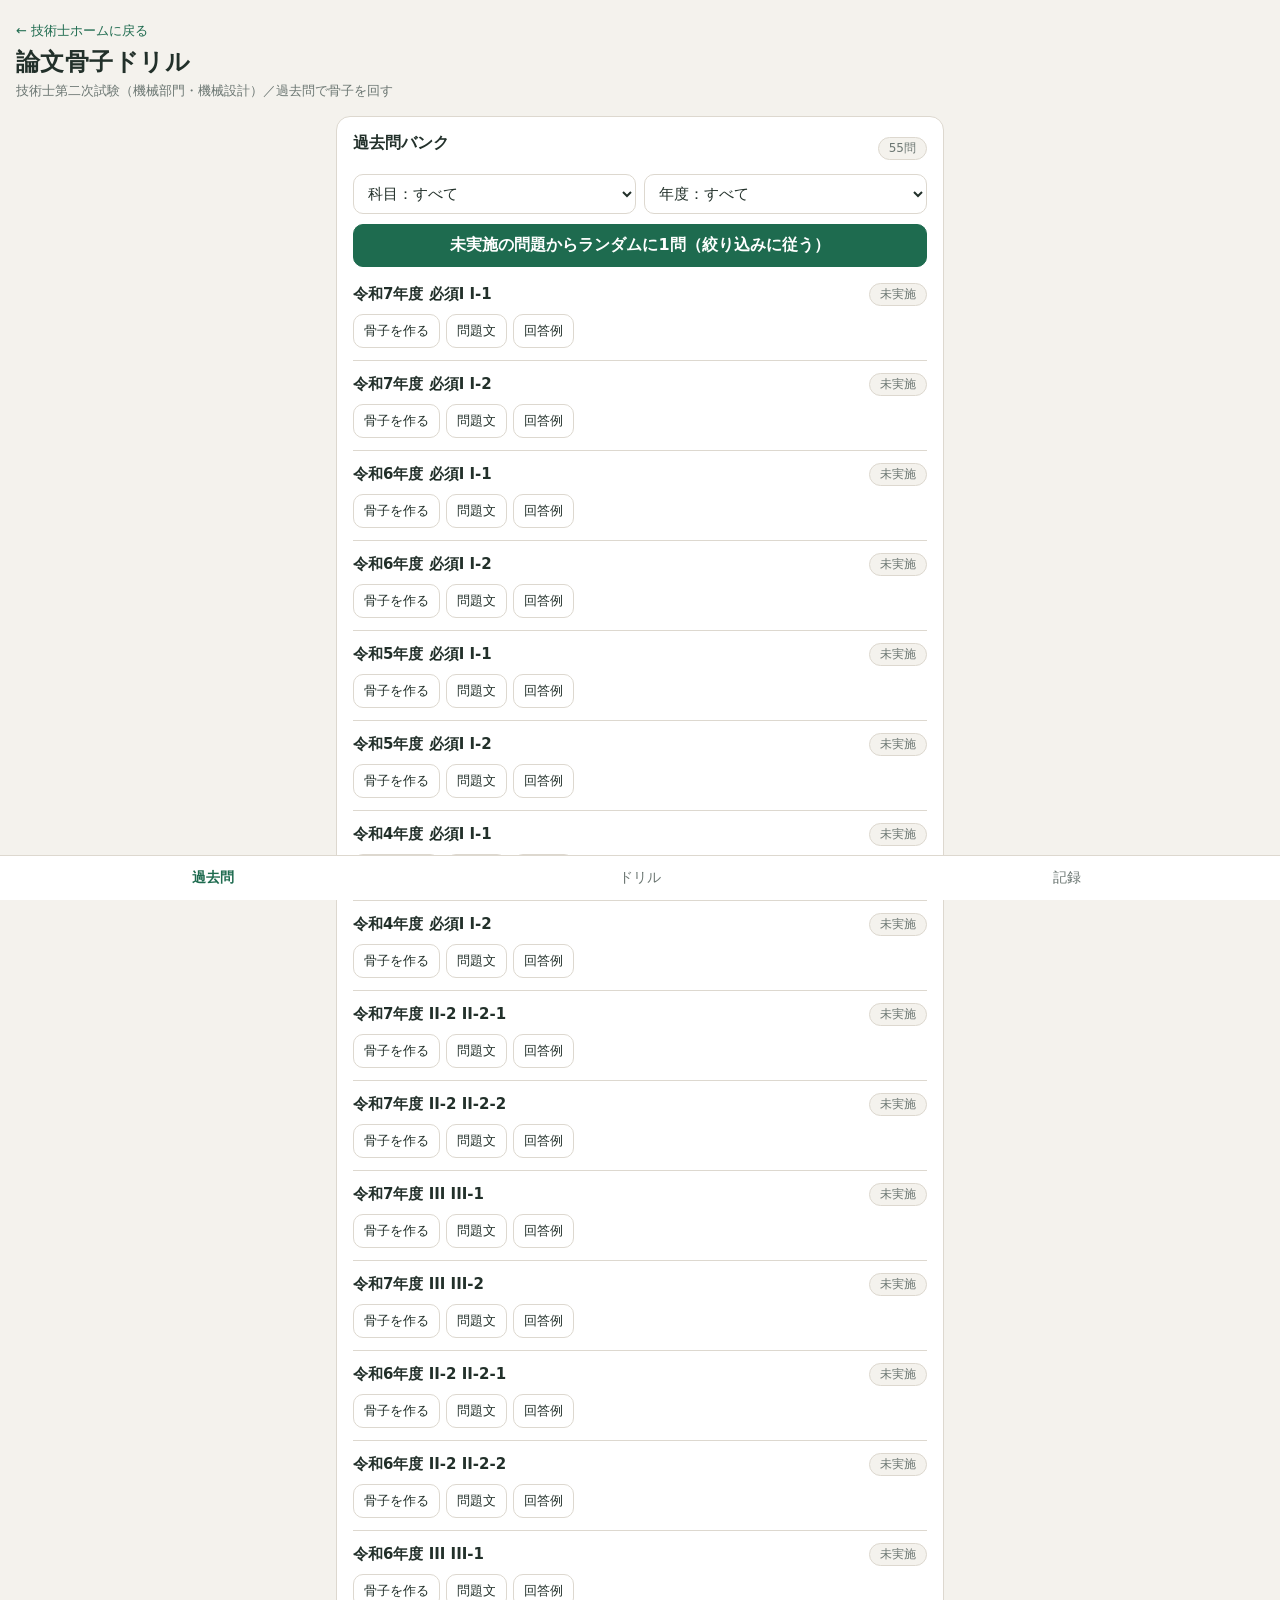
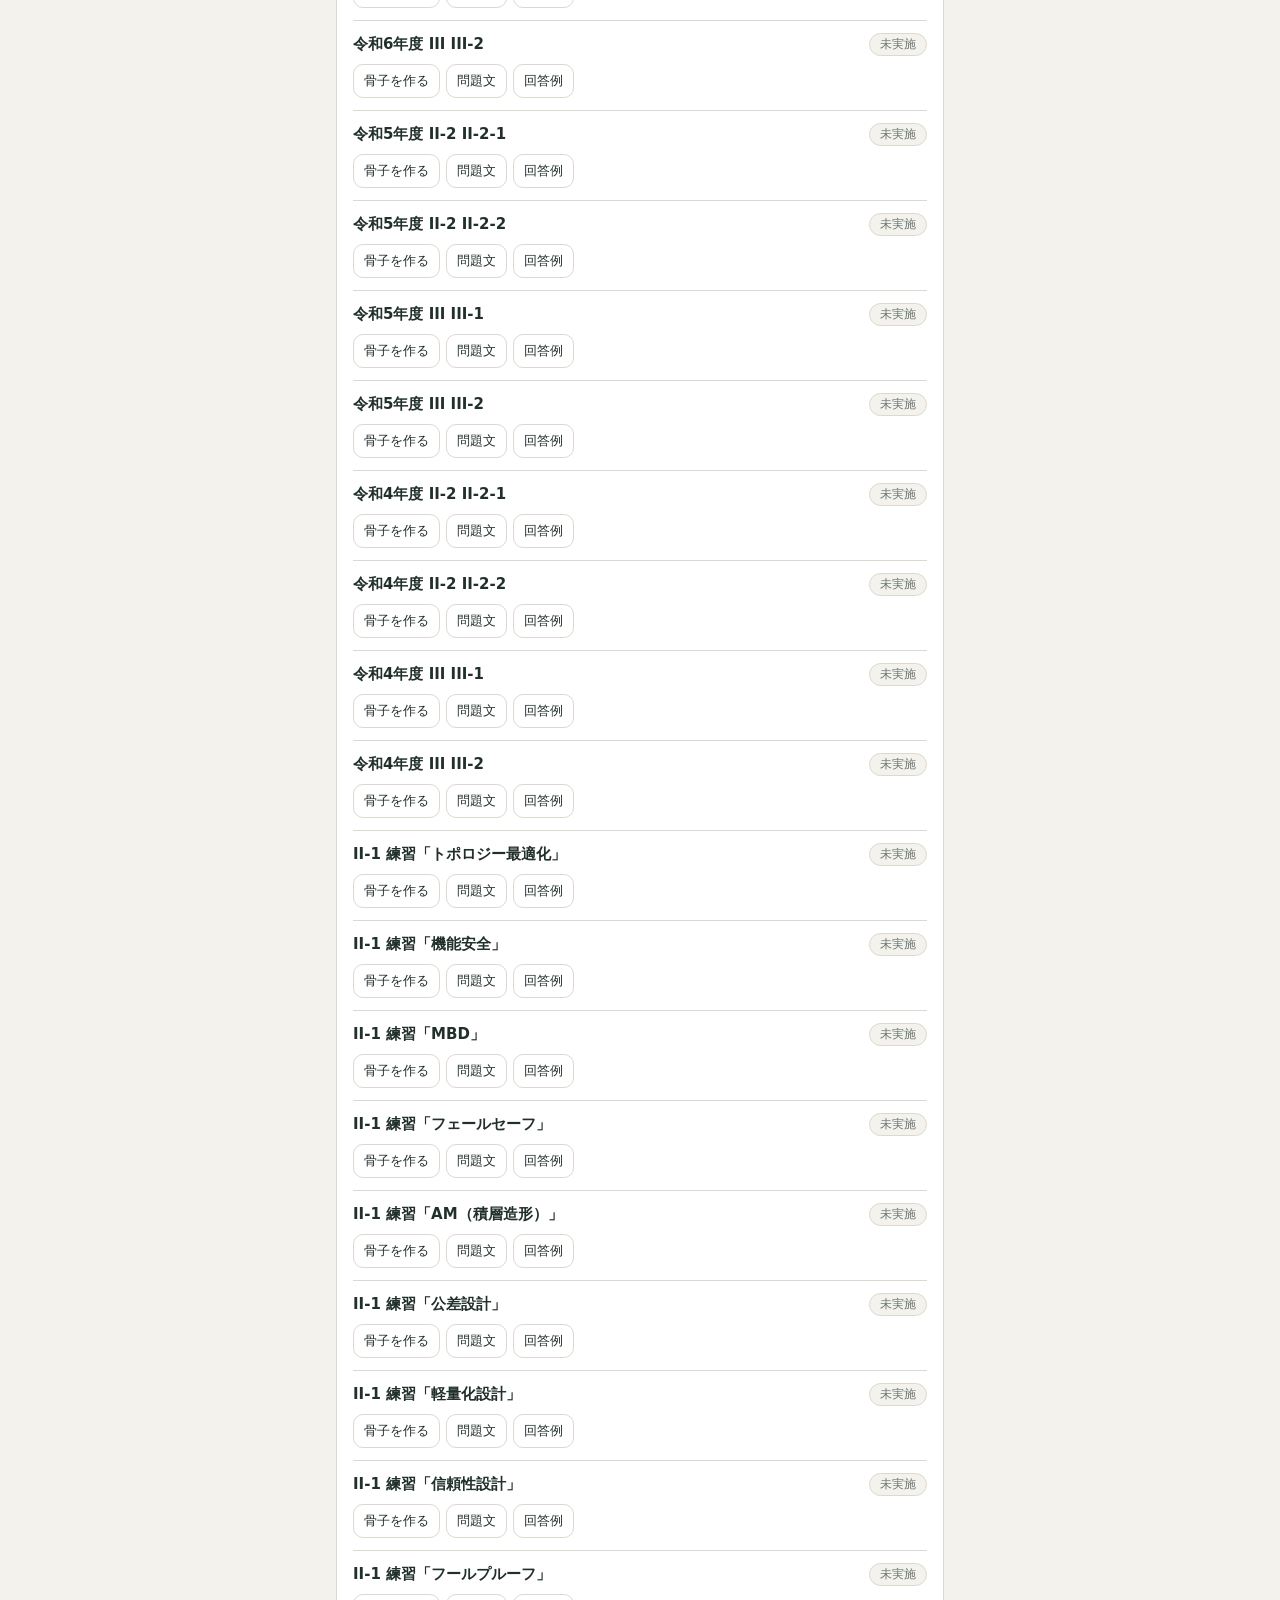
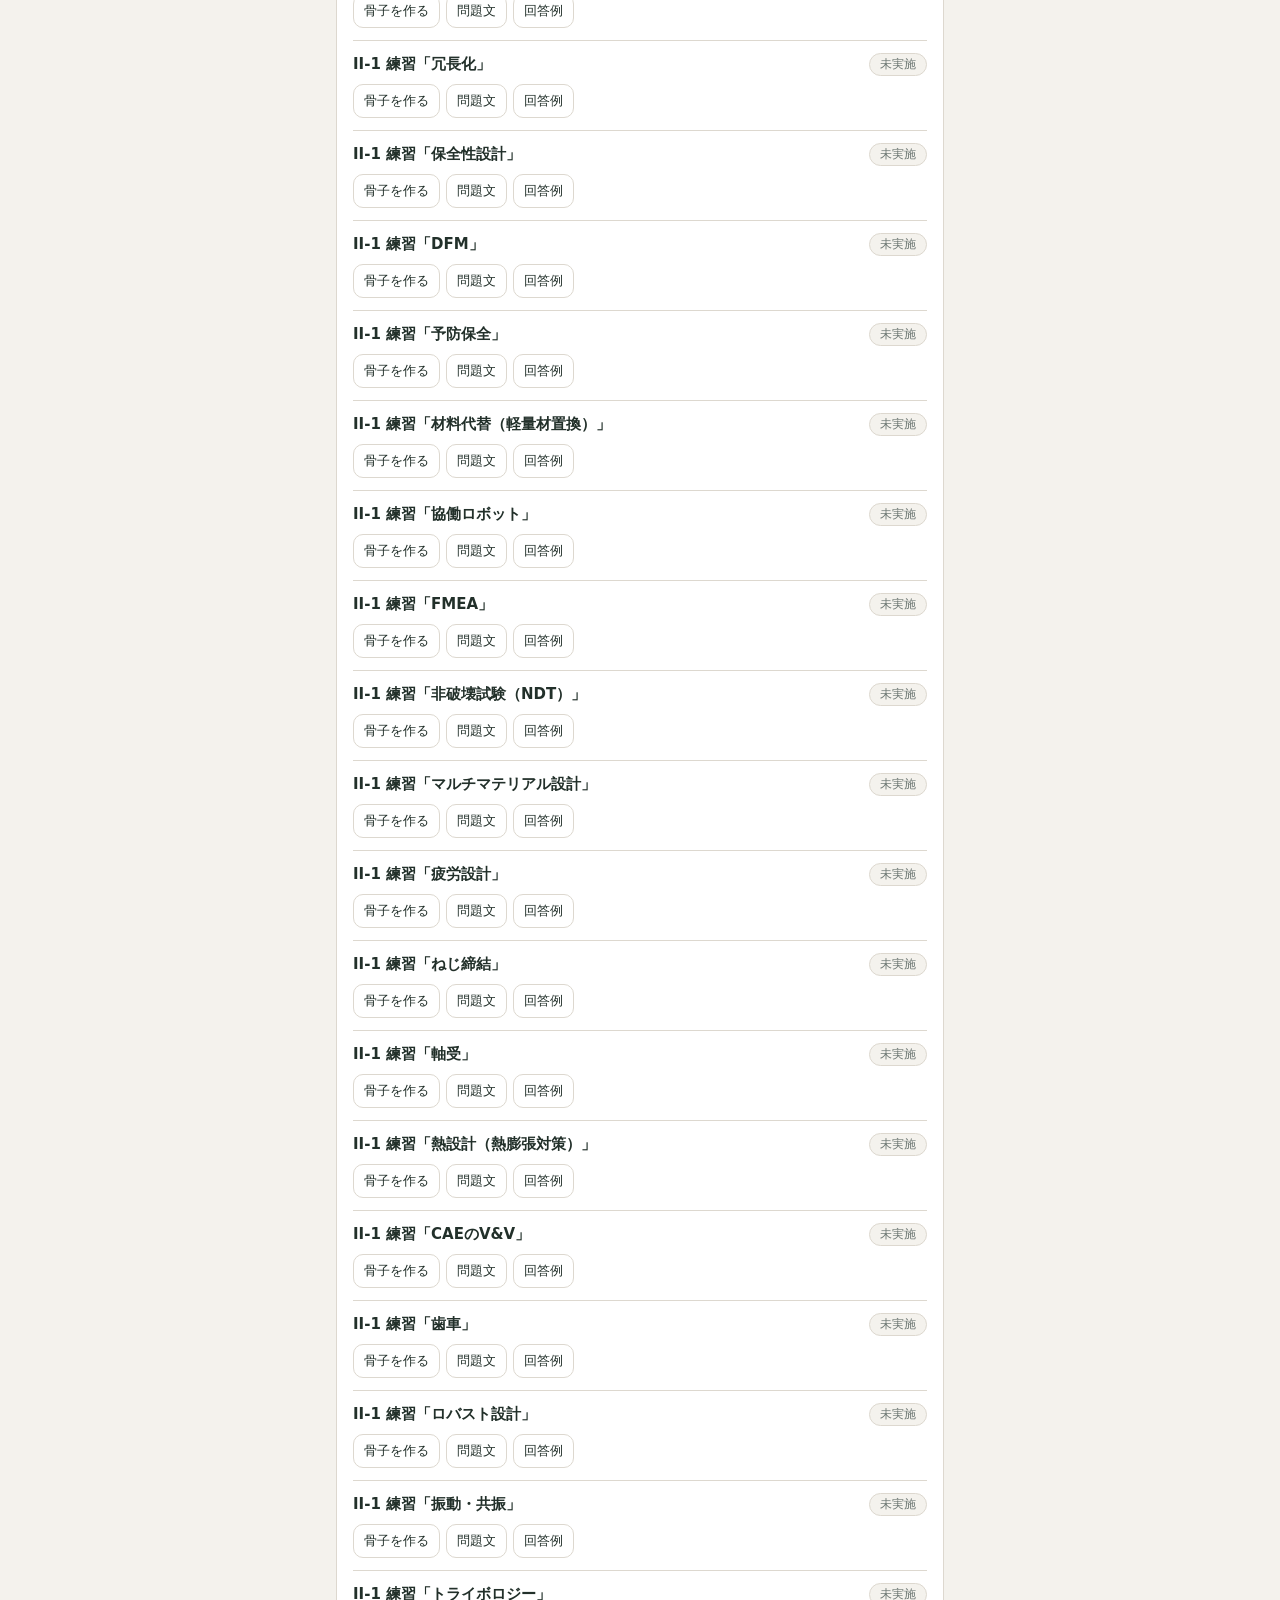
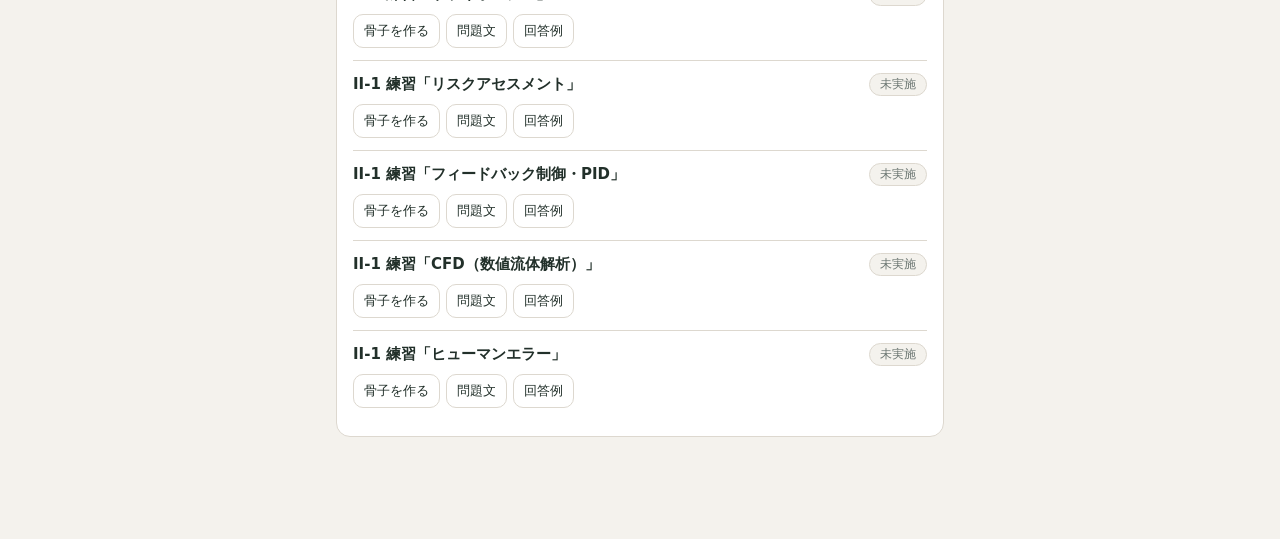
<file: gijutsushi/ronbun/index.html>
<!DOCTYPE html>
<html lang="ja">
<head>
<meta charset="UTF-8">
<meta name="viewport" content="width=device-width, initial-scale=1, viewport-fit=cover">
<title>論文骨子ドリル</title>
<meta name="theme-color" content="#f4f2ed">
<meta name="mobile-web-app-capable" content="yes">
<meta name="apple-mobile-web-app-capable" content="yes">
<meta name="apple-mobile-web-app-status-bar-style" content="default">
<meta name="apple-mobile-web-app-title" content="骨子ドリル">
<link rel="manifest" href="../manifest.webmanifest">
<link rel="icon" href="../../icons/icon-192.png">
<link rel="apple-touch-icon" href="../../icons/gijutsushi-192.png">
<link rel="stylesheet" href="./styles.css">
</head>
<body>
<header class="app-header">
  <a class="back" href="../">← 技術士ホームに戻る</a>
  <h1>論文骨子ドリル</h1>
  <p class="subtitle">技術士第二次試験（機械部門・機械設計）／過去問で骨子を回す</p>
</header>

<main>
  <!-- 過去問バンク -->
  <section id="view-bank" class="view active">
    <div class="card">
      <div class="card-head">
        <h2>過去問バンク</h2>
        <span id="bank-count" class="badge"></span>
      </div>
      <div class="row">
        <select id="f-subject" aria-label="科目">
          <option value="">科目：すべて</option>
          <option value="I">必須科目 I</option>
          <option value="II-1">選択 II-1（専門知識・練習問題）</option>
          <option value="II-2">選択 II-2（応用）</option>
          <option value="III">選択 III（問題解決）</option>
        </select>
        <select id="f-year" aria-label="年度">
          <option value="">年度：すべて</option>
          <option value="7">令和7年度</option>
          <option value="6">令和6年度</option>
          <option value="5">令和5年度</option>
          <option value="4">令和4年度</option>
        </select>
      </div>
      <button id="btn-random" type="button" class="primary sub-btn">未実施の問題からランダムに1問（絞り込みに従う）</button>
      <div id="bank-list"></div>
    </div>
  </section>

  <!-- ドリル -->
  <section id="view-drill" class="view">
    <div class="card">
      <div class="card-head">
        <h2 id="drill-title">骨子を作る</h2>
        <span id="drill-badge" class="badge"></span>
      </div>
      <p id="drill-empty" class="empty">過去問バンクで問題を選んでください。</p>
      <div id="drill-main" hidden>
        <details class="qbox">
          <summary>問題文を見る</summary>
          <div id="drill-qtext" class="qtext"></div>
        </details>

        <div class="timer-row">
          <span class="timer-label">タイマー</span>
          <span id="timer-display" class="timer-display">15:00</span>
          <button id="timer-toggle" type="button">開始</button>
          <button id="timer-reset" type="button">リセット</button>
          <label class="timer-set">設定
            <input type="number" id="timer-minutes" value="15" min="1" max="120"> 分
          </label>
        </div>

        <div id="drill-form"></div>

        <div class="card-in">
          <h3>キーワード（解決策の引き出し）</h3>
          <input type="search" id="kw-search" placeholder="キーワードを検索（例：FMEA、予知保全）">
          <div id="kw-list" class="kw-list"></div>
          <p class="hint">タップすると、最後に触った入力欄に挿入されます。</p>
        </div>

        <div class="card-in">
          <h3>自動チェック</h3>
          <ul id="check-list" class="check-list"></ul>
        </div>

        <div class="row">
          <button id="btn-save-outline" class="primary">骨子を保存する</button>
        </div>
        <div class="row">
          <button id="btn-copy-outline" type="button">添削用にコピー</button>
          <button id="btn-show-answer" type="button">回答例を見る</button>
        </div>
        <div id="drill-answer" class="answer-box" hidden></div>
      </div>
    </div>
  </section>

  <!-- 記録 -->
  <section id="view-records" class="view">
    <div class="card">
      <h2>記録</h2>
      <div id="records-summary" class="session-detail"></div>
      <div id="records-list"></div>
    </div>
    <div class="card">
      <h2>データのバックアップ</h2>
      <p class="hint">記録はこの端末のブラウザ内（localStorage）にだけ保存されます。機種変更やブラウザのデータ消去で消えるので、ときどきJSONで書き出して保管してください。書き出したファイルは読み込んで復元できます。</p>
      <div class="row">
        <button id="btn-export" type="button">JSONで書き出す</button>
        <label class="file-btn">JSONを読み込む
          <input type="file" id="f-import" accept="application/json,.json" hidden>
        </label>
      </div>
      <button id="btn-wipe" type="button" class="danger">全データを削除</button>
    </div>
  </section>
</main>

<nav class="tabbar">
  <button data-view="view-bank" class="active">過去問</button>
  <button data-view="view-drill">ドリル</button>
  <button data-view="view-records">記録</button>
</nav>

<script src="../pakuringo/data.js"></script>
<script src="./ii1-answers.js"></script>
<script src="./data.js"></script>
<script src="../../nav.js"></script>
<script src="../abbr.js"></script>
<script src="./app.js"></script>
<script src="../habit.js"></script>
<script src="../backup.js"></script>
<script>window.GijutsushiBackup.nagOnce();</script>
</body>
</html>
</file>
<file: styles.css>
/* ランチャー。ダーク配色、押すものは画面の下半分に集める（上は親指が届かないため） */
:root {
  --bg: #0b110e;
  --panel: #141c18;
  --ink: #e8efe9;
  --sub: #8fa79b;
  --line: rgba(255, 255, 255, .09);
  --accent: #1f8a63;
  --accent-hi: #7fe0b4;
}
* { box-sizing: border-box; }
html, body { min-height: 100%; }
body {
  margin: 0;
  background: radial-gradient(120% 55% at 100% 0%, #1d3b30 0%, #0d1512 60%, var(--bg) 100%) fixed, var(--bg);
  color: var(--ink);
  font-family: "Hiragino Kaku Gothic ProN", "Noto Sans JP", system-ui, sans-serif;
  -webkit-font-smoothing: antialiased;
  -webkit-tap-highlight-color: transparent;
}
a { color: inherit; text-decoration: none; }
svg { fill: none; stroke: currentColor; stroke-width: 1.9; stroke-linecap: round; stroke-linejoin: round; }

.page {
  min-height: 100vh; min-height: 100dvh;
  max-width: 560px; margin: 0 auto;
  display: flex; flex-direction: column;
  padding: calc(26px + env(safe-area-inset-top)) 18px calc(16px + env(safe-area-inset-bottom));
}

/* ---- 上：見るだけ ---- */
.hello { font-size: 12px; letter-spacing: .18em; color: var(--accent-hi); font-weight: 800; }
.top h1 { font-size: 40px; line-height: 1.1; margin: 10px 0 8px; font-weight: 900; letter-spacing: .01em; }
.today { font-size: 13px; color: var(--sub); }
.pills { display: flex; flex-wrap: wrap; gap: 8px; margin-top: 14px; }
.pills span {
  font-size: 12px; font-weight: 700; color: #cfe3d8;
  padding: 6px 11px; border-radius: 99px;
  background: rgba(255, 255, 255, .06); border: 1px solid var(--line);
}
.pills b { color: var(--accent-hi); }

/* ---- 下：押すところ ---- */
.bottom { margin-top: auto; padding-top: 24px; }

.ext { display: flex; gap: 8px; margin-bottom: 10px; }
.chip {
  flex: 1; min-width: 0; display: flex; align-items: center; gap: 8px;
  padding: 9px 10px; border-radius: 14px;
  background: rgba(255, 255, 255, .04); border: 1px solid var(--line);
  font-size: 12px; font-weight: 700;
}
.chip .tool-name { white-space: nowrap; overflow: hidden; text-overflow: ellipsis; }
.chip.unset { opacity: .6; }
.chip-ic {
  flex: none; width: 28px; height: 28px; border-radius: 9px; display: grid; place-items: center;
  color: #fff; background: linear-gradient(140deg, var(--c1), var(--c2));
}
.chip-ic svg { width: 16px; height: 16px; }

.grid { display: grid; grid-template-columns: 1fr 1fr; gap: 10px; }
.card {
  position: relative; overflow: hidden;
  display: flex; flex-direction: column; min-height: 116px;
  padding: 14px; border-radius: 20px;
  background: linear-gradient(160deg, rgba(255, 255, 255, .09), rgba(255, 255, 255, .03));
  border: 1px solid var(--line);
  transition: transform .12s ease;
}
.card::after {
  content: ""; position: absolute; right: -30px; bottom: -30px; width: 100px; height: 100px;
  border-radius: 50%; background: var(--c1); opacity: .22; filter: blur(18px); pointer-events: none;
}
.card:active, .chip:active, .next:active { transform: scale(.97); }
.card-ic {
  width: 42px; height: 42px; border-radius: 13px; display: grid; place-items: center; color: #fff;
  background: linear-gradient(140deg, var(--c1), var(--c2)); box-shadow: 0 6px 16px -6px var(--c1);
}
.card-ic svg { width: 24px; height: 24px; }
.card .tool-name { font-weight: 800; font-size: 16px; margin: auto 0 3px; padding-top: 12px; }
.stat { font-size: 11.5px; color: var(--sub); font-weight: 600; }
.stat.live { color: #cfe3d8; font-weight: 700; }
.ext-mark:not(:empty) {
  margin-left: 6px; font-size: 9.5px; font-weight: 700; vertical-align: 2px;
  color: var(--sub); border: 1px solid rgba(255, 255, 255, .18); border-radius: 99px; padding: 1px 6px;
}

.next {
  display: flex; justify-content: space-between; align-items: center; gap: 10px;
  margin-top: 10px; padding: 16px; border-radius: 20px;
  background: linear-gradient(120deg, rgba(31, 138, 99, .45), rgba(31, 138, 99, .16));
  border: 1px solid rgba(31, 138, 99, .6);
  transition: transform .12s ease;
}
.next small { display: block; font-size: 11px; color: #a9c3b6; margin-bottom: 2px; }
.next b { font-size: 16px; }
.next .go {
  flex: none; font-size: 13px; font-weight: 800; color: #fff;
  background: var(--accent); padding: 10px 18px; border-radius: 99px;
}
.next.clear { background: rgba(255, 255, 255, .04); border-color: var(--line); }
.next.clear .go { background: rgba(255, 255, 255, .1); }

.foot { display: flex; justify-content: space-between; align-items: center; margin-top: 10px; }
.link {
  font: inherit; font-size: 12.5px; font-weight: 800; color: var(--accent-hi);
  background: none; border: 0; padding: 10px 4px; cursor: pointer;
}
.link.sub { color: var(--sub); font-weight: 600; font-size: 11.5px; }

/* ---- ホーム画面に置く（下から出るシート） ---- */
.sheet-back[hidden] { display: none; }
.sheet-back {
  position: fixed; inset: 0; z-index: 50; background: rgba(0, 0, 0, .5);
  display: flex; align-items: flex-end; justify-content: center;
}
.sheet {
  width: 100%; max-width: 560px; background: var(--panel);
  border-radius: 26px 26px 0 0; border-top: 1px solid var(--line);
  padding: 12px 18px calc(18px + env(safe-area-inset-bottom));
}
.grab { width: 40px; height: 4px; border-radius: 2px; background: rgba(255, 255, 255, .2); margin: 0 auto 14px; }
.sheet h2 { font-size: 17px; margin: 0 0 8px; }
.cap { font-size: 12.5px; color: #a9c3b6; line-height: 1.75; margin: 0 0 10px; }
.cap b { color: var(--ink); }
.cap.small { font-size: 11.5px; color: var(--sub); }
.pin-list { display: grid; grid-template-columns: repeat(3, 1fr); gap: 8px; margin: 4px 0 10px; }
.pin-it {
  display: flex; flex-direction: column; align-items: center; gap: 8px;
  padding: 14px 6px; border-radius: 16px; font-size: 12px; font-weight: 700;
  background: rgba(255, 255, 255, .05); border: 1px solid var(--line);
}
.pin-it img { width: 46px; height: 46px; border-radius: 13px; }
.sheet-close {
  width: 100%; font: inherit; font-size: 14px; font-weight: 700; color: var(--ink);
  background: rgba(255, 255, 255, .08); border: 0; border-radius: 14px; padding: 13px; cursor: pointer;
}

/* 背の低い画面では見出しを詰めて、下のボタンを押し出さない */
@media (max-height: 700px) {
  .top h1 { font-size: 32px; }
  .card { min-height: 100px; }
}
</file>
<file: gijutsushi/hub.css>
:root {
  --bg: #f4f2ed;
  --card: #ffffff;
  --ink: #22302a;
  --sub: #6b7672;
  --line: #ddd8cf;
  --accent: #1e6b4f;
}
* { box-sizing: border-box; }
body {
  margin: 0;
  background: var(--bg);
  color: var(--ink);
  font-family: "Hiragino Kaku Gothic ProN", "Noto Sans JP", system-ui, sans-serif;
}
.app-header { padding: 20px 16px 4px; max-width: 640px; margin: 0 auto; }
.app-header h1 { font-size: 24px; margin: 0; letter-spacing: .02em; }
.subtitle { color: var(--sub); font-size: 13px; margin: 4px 0 0; }
main { padding: 16px; max-width: 640px; margin: 0 auto; }
.back { display: inline-block; font-size: 13px; color: var(--accent); text-decoration: none; margin-bottom: 6px; }
.mode-card {
  display: flex; align-items: center; gap: 14px;
  background: var(--card); border: 1px solid var(--line); border-radius: 16px;
  padding: 18px 16px; margin-bottom: 14px; text-decoration: none; color: var(--ink);
}
.mode-emoji { font-size: 34px; flex: none; }
.mode-body { flex: 1; }
.mode-name { font-size: 17px; font-weight: 700; margin-bottom: 4px; }
.mode-desc { font-size: 13px; color: var(--sub); line-height: 1.7; }
.mode-stat { font-size: 12.5px; color: var(--accent); font-weight: 700; margin-top: 6px; }
.mode-arrow { font-size: 26px; color: var(--sub); flex: none; }
.hint { font-size: 12px; color: var(--sub); line-height: 1.8; margin-top: 6px; }
.backup-card {
  background: var(--card); border: 1px solid var(--line); border-radius: 16px;
  padding: 14px 16px; margin-bottom: 14px;
}
.backup-warn {
  background: #fff7e0; border: 1px solid #e9cf7a; color: #5a4300;
  border-radius: 10px; padding: 8px 10px; font-size: 13px; line-height: 1.6; margin-bottom: 10px;
}
.backup-row { display: flex; gap: 8px; }
.backup-btn {
  flex: 1; font: inherit; font-weight: 700; color: #fff; background: var(--accent);
  border: 1px solid var(--accent); border-radius: 10px; padding: 11px 14px; cursor: pointer;
}
.backup-sub {
  flex: none; font-size: 14px; color: var(--ink); background: var(--card);
  border: 1px solid var(--line); border-radius: 10px; padding: 11px 14px; cursor: pointer;
}
.backup-last { font-size: 12.5px; color: var(--sub); margin: 8px 0 0; }
</file>
<file: reimburse/styles.css>
:root {
  --bg: #f4f2ed;
  --card: #ffffff;
  --ink: #22302a;
  --sub: #6b7672;
  --line: #ddd8cf;
  --accent: #1e6b4f;
  --accent-ink: #ffffff;
  --danger: #b3352b;
  --danger-bg: #fbeae8;
  --ok: #1e6b4f;
  --ok-bg: #e4f0ea;
  --bar: #cfe0d7;
}
* { box-sizing: border-box; }
body {
  margin: 0;
  background: var(--bg);
  color: var(--ink);
  font-family: "Hiragino Kaku Gothic ProN", "Noto Sans JP", system-ui, sans-serif;
  -webkit-text-size-adjust: 100%;
}
.app-header { padding: 20px 16px 4px; max-width: 640px; margin: 0 auto; }
.app-header h1 { font-size: 24px; margin: 0; letter-spacing: .02em; }
.head-row { display: flex; align-items: center; justify-content: space-between; gap: 12px; }
.back { display: inline-block; color: var(--sub); font-size: 13px; text-decoration: none; margin-bottom: 10px; }
.subtitle { color: var(--sub); font-size: 13px; margin: 4px 0 0; }
main { padding: 16px; max-width: 640px; margin: 0 auto; }

.view { display: none; }
.view.active { display: block; }

.card {
  background: var(--card);
  border: 1px solid var(--line);
  border-radius: 16px;
  padding: 18px 16px;
  margin-bottom: 12px;
}
.card h2 { font-size: 13px; color: var(--sub); margin: 0 0 14px; font-weight: 700; }

/* 月送り */
.nav { display: flex; align-items: center; justify-content: space-between; gap: 8px; margin-bottom: 12px; }
.nav-btn {
  min-width: 56px; padding: 9px 0; font-size: 17px;
  background: var(--card); color: var(--ink);
  border: 1px solid var(--line); border-radius: 10px; cursor: pointer;
}
.nav-btn:disabled { opacity: .35; }
.nav-cur { font-size: 17px; font-weight: 700; font-variant-numeric: tabular-nums; }

/* 金額 */
.cap { color: var(--sub); font-size: 12px; line-height: 1.7; }
.hero {
  font-size: 40px; font-weight: 700; letter-spacing: -.02em;
  margin: 2px 0 6px; font-variant-numeric: tabular-nums;
}
.breakdown {
  display: flex; flex-wrap: wrap; gap: 6px 18px; font-size: 13px;
  margin-top: 10px; padding-top: 12px; border-top: 1px solid var(--line);
}
.breakdown .sub { color: var(--sub); }

/* 要確認 */
.card.warn { border-left: 3px solid var(--danger); }
.warn-title { color: var(--danger); font-weight: 700; font-size: 14px; margin-bottom: 6px; }
.card.warn ul { margin: 8px 0 0; padding-left: 18px; font-size: 13px; color: var(--sub); }
.card.warn li { margin-bottom: 4px; line-height: 1.6; }

/* カテゴリ別 */
.cat { margin-bottom: 12px; }
.cat-row { display: flex; justify-content: space-between; gap: 10px; font-size: 13px; margin-bottom: 5px; }
.cat-amt { font-variant-numeric: tabular-nums; color: var(--sub); white-space: nowrap; }
.track { height: 7px; background: var(--bar); border-radius: 4px; overflow: hidden; }
.fill { height: 100%; background: var(--accent); border-radius: 4px; }

/* 明細 */
table { width: 100%; border-collapse: collapse; font-size: 13px; }
td { padding: 8px 0; border-top: 1px solid var(--line); vertical-align: top; }
tr:first-child td { border-top: none; }
td.d { color: var(--sub); white-space: nowrap; width: 46px; font-variant-numeric: tabular-nums; }
td.a { text-align: right; white-space: nowrap; font-variant-numeric: tabular-nums; }
td .sub { color: var(--sub); font-size: 11px; }
.tag {
  display: inline-block; font-size: 10px; border: 1px solid var(--line);
  border-radius: 4px; padding: 0 4px; margin-left: 4px; color: var(--sub); vertical-align: 1px;
}
.tag.rv { color: var(--danger); border-color: var(--danger); }

/* 明細を開いたところ */
tr.item { cursor: pointer; }
tr.item.open td { background: var(--bg); }
td .off { color: var(--sub); font-size: 12px; }
tr.detail > td { padding: 0; border-top: none; }
.detail-box {
  background: var(--bg); border-radius: 10px; padding: 12px; margin: 0 0 10px;
  /* レシートのURLやメモは区切りの無い長い文字列になりうる。
     折り返さないと画面からはみ出して左右にスクロールできてしまう。 */
  overflow-wrap: anywhere;
}
.dl { display: block; font-size: 11px; color: var(--sub); margin: 10px 0 4px; }
.note {
  width: 100%; padding: 10px; font-size: 16px; font-family: inherit;
  border: 1px solid var(--line); border-radius: 8px;
  background: var(--card); color: var(--ink); resize: vertical;
}
.detail-acts { display: flex; flex-wrap: wrap; gap: 8px; margin-top: 10px; }
.detail-acts button { flex: 1 1 auto; padding: 10px 12px; font-size: 13px; }
.detail-acts .back { color: var(--accent); border-color: var(--accent); }
.receipt {
  display: inline-block; margin-top: 10px; font-size: 13px;
  color: var(--accent); text-decoration: none;
  border: 1px solid var(--line); border-radius: 8px; padding: 8px 12px;
  max-width: 100%;
}

/* ボタン */
button { font-family: inherit; }
.primary {
  width: 100%; padding: 16px; font-size: 16px; font-weight: 700;
  border: 0; border-radius: 12px; background: var(--accent); color: var(--accent-ink);
  cursor: pointer; -webkit-appearance: none;
}
.primary.arm { background: var(--danger); }
.primary:disabled { opacity: .5; }
.secondary {
  padding: 13px 18px; font-size: 14px; font-weight: 700;
  background: var(--card); color: var(--ink);
  border: 1px solid var(--line); border-radius: 12px; cursor: pointer;
}
.secondary.wide { width: 100%; }
.icon-btn {
  background: none; border: 0; font-size: 22px; line-height: 1;
  padding: 4px 6px; cursor: pointer; color: var(--sub);
}
.row { display: flex; gap: 10px; margin-top: 16px; }
.row > * { flex: 1; }

/* 設定の入力欄 */
label { display: block; font-size: 12px; color: var(--sub); margin: 14px 0 6px; }
input {
  width: 100%; padding: 12px; font-size: 16px;
  border: 1px solid var(--line); border-radius: 10px;
  background: var(--bg); color: var(--ink);
}
code { font-size: 12px; background: var(--bg); padding: 1px 4px; border-radius: 4px; }

/* メッセージ */
.msg { padding: 12px; border-radius: 10px; font-size: 14px; margin-bottom: 12px; line-height: 1.6; }
.msg.ok { background: var(--ok-bg); color: var(--ok); }
.msg.ng { background: var(--danger-bg); color: var(--danger); }
.hint { font-size: 12px; color: var(--sub); line-height: 1.7; margin-top: 14px; }

@media (max-width: 420px) { .hero { font-size: 33px; } }
</file>
<file: shopping/styles.css>
:root {
  --bg: #f4f2ed;
  --card: #ffffff;
  --ink: #22302a;
  --sub: #6b7672;
  --line: #ddd8cf;
  --accent: #1e6b4f;
  --accent-ink: #ffffff;
  --danger: #b3352b;
  --danger-bg: #fbeae8;
  --ok: #1e6b4f;
  --ok-bg: #e4f0ea;
}
* { box-sizing: border-box; }
body {
  margin: 0;
  background: var(--bg);
  color: var(--ink);
  font-family: "Hiragino Kaku Gothic ProN", "Noto Sans JP", system-ui, sans-serif;
  -webkit-text-size-adjust: 100%;
}
.app-header { padding: 20px 16px 4px; max-width: 640px; margin: 0 auto; }
.app-header h1 { font-size: 24px; margin: 0; letter-spacing: .02em; }
.head-row { display: flex; align-items: center; justify-content: space-between; gap: 12px; }
.head-actions { display: flex; gap: 2px; }
.back { display: inline-block; color: var(--sub); font-size: 13px; text-decoration: none; margin-bottom: 10px; }
.subtitle { color: var(--sub); font-size: 13px; margin: 4px 0 0; }
main { padding: 16px; max-width: 640px; margin: 0 auto; }

.view { display: none; }
.view.active { display: block; }

/* タブ */
.tabs { display: flex; gap: 6px; margin-bottom: 14px; overflow-x: auto; -webkit-overflow-scrolling: touch; }
.tabs button {
  flex: 1 0 auto; padding: 10px 12px; font-size: 13px; white-space: nowrap;
  background: var(--card); color: var(--sub);
  border: 1px solid var(--line); border-radius: 10px; cursor: pointer;
}
.tabs button.on { background: var(--accent); color: var(--accent-ink); border-color: var(--accent); font-weight: 700; }
.tabs .n { font-variant-numeric: tabular-nums; margin-left: 4px; opacity: .85; }

/* カード */
.card {
  background: var(--card);
  border: 1px solid var(--line);
  border-radius: 16px;
  padding: 16px;
  margin-bottom: 12px;
  /* LINE の本文にはURLがそのまま入ってくる。区切りの無い長い文字列は
     既定では折り返されず、画面からはみ出して左右にスクロールできてしまう。
     anywhere にすると、折り返しだけでなく最小幅の計算にも効くので、
     flex の子（.links a など）も縮むようになる。 */
  overflow-wrap: anywhere;
}
.card h2 { font-size: 13px; color: var(--sub); margin: 0 0 14px; font-weight: 700; }
.card.warn { border-left: 3px solid var(--danger); }
.name { font-size: 16px; font-weight: 700; line-height: 1.5; }
/* 頼まれた日。カードの頭に大きく出す（メタ情報の中だと見落としていた） */
.when { display: flex; align-items: baseline; flex-wrap: wrap; gap: 6px 8px; margin-bottom: 6px; }
.when-date { font-size: 15px; font-weight: 800; color: var(--ink); font-variant-numeric: tabular-nums; }
.when-rel {
  font-size: 11px; font-weight: 700; color: var(--sub);
  background: var(--bg); border-radius: 99px; padding: 2px 8px;
}
.when.fresh .when-rel { background: var(--accent); color: var(--accent-ink); }
.when-who { font-size: 11.5px; color: var(--sub); }
.badges { display: flex; flex-wrap: wrap; gap: 5px; margin-top: 8px; }
.badge {
  font-size: 11px; border: 1px solid var(--line); border-radius: 5px;
  padding: 1px 6px; color: var(--sub);
}
.badge.ng { color: var(--danger); border-color: var(--danger); }
.meta { font-size: 12px; color: var(--sub); line-height: 1.8; margin-top: 8px; }
.raw {
  font-size: 12px; color: var(--sub); line-height: 1.6; margin-top: 8px;
  padding: 8px 10px; background: var(--bg); border-radius: 8px;
}
.sub { font-size: 12px; margin-top: 8px; }
.sub.on { color: var(--ok); }
.sub.warn { color: var(--danger); }
.price { font-size: 13px; margin-top: 10px; line-height: 1.7; }
.price .lo { font-weight: 700; }
.price .at { color: var(--sub); font-size: 11px; }
/* Amazon / 楽天のリンク有無バッジ */
.shops { display: flex; flex-wrap: wrap; gap: 6px; margin-top: 10px; }
.shop {
  font-size: 11px; border: 1px solid var(--line); border-radius: 5px;
  padding: 3px 8px; color: var(--sub); text-decoration: none;
}
.shop.has { color: var(--ok); border-color: var(--ok); background: var(--ok-bg); font-weight: 700; }
.shop.none { opacity: .55; border-style: dashed; }
.links { display: flex; flex-wrap: wrap; gap: 8px; margin-top: 10px; }
.links a {
  font-size: 12px; color: var(--accent); text-decoration: none;
  border: 1px solid var(--line); border-radius: 8px; padding: 6px 10px;
  max-width: 100%;
}
.acts { display: flex; flex-wrap: wrap; gap: 8px; margin-top: 12px; }
.acts button {
  flex: 1 0 auto; padding: 11px 12px; font-size: 13px; font-weight: 700;
  background: var(--card); color: var(--ink);
  border: 1px solid var(--line); border-radius: 10px; cursor: pointer;
}
.acts button.go { background: var(--accent); color: var(--accent-ink); border-color: var(--accent); }
.acts button:disabled { opacity: .5; }
.empty { color: var(--sub); font-size: 13px; text-align: center; padding: 36px 0; }

/* ボタン・入力 */
button { font-family: inherit; }
.primary {
  width: 100%; padding: 16px; font-size: 16px; font-weight: 700;
  border: 0; border-radius: 12px; background: var(--accent); color: var(--accent-ink);
  cursor: pointer; -webkit-appearance: none;
}
.secondary {
  padding: 13px 18px; font-size: 14px; font-weight: 700;
  background: var(--card); color: var(--ink);
  border: 1px solid var(--line); border-radius: 12px; cursor: pointer;
}
.secondary.wide { width: 100%; }
.icon-btn {
  background: none; border: 0; font-size: 22px; line-height: 1;
  padding: 4px 6px; cursor: pointer; color: var(--sub);
}
.row { display: flex; gap: 10px; margin-top: 16px; }
.row > * { flex: 1; }
label { display: block; font-size: 12px; color: var(--sub); margin: 14px 0 6px; }
input {
  width: 100%; padding: 12px; font-size: 16px;
  border: 1px solid var(--line); border-radius: 10px;
  background: var(--bg); color: var(--ink);
}
code { font-size: 12px; background: var(--bg); padding: 1px 4px; border-radius: 4px; overflow-wrap: anywhere; }
.cap, .msg, .hint { overflow-wrap: anywhere; }

.cap { color: var(--sub); font-size: 12px; line-height: 1.7; margin: 0; }
.msg { padding: 12px; border-radius: 10px; font-size: 14px; margin-bottom: 12px; line-height: 1.6; }
.msg.ok { background: var(--ok-bg); color: var(--ok); }
.msg.ng { background: var(--danger-bg); color: var(--danger); }
.hint { font-size: 12px; color: var(--sub); line-height: 1.7; margin-top: 14px; text-align: center; }

/* ヘッダーの文字ボタン（定期便） */
.text-btn {
  font-size: 13px; padding: 6px 10px; border-radius: 8px;
  border: 1px solid var(--line); background: transparent; color: var(--ink); cursor: pointer;
}
/* 定期便のページ */
.sub-card .when { font-size: 14px; font-weight: 700; margin-top: 4px; }
.sub-card.upcoming .when { color: var(--ok); }
.sub-card.between .when { color: var(--sub); }
.sub-card.silent { border-color: var(--danger); }
.sub-card.silent .when { color: var(--danger); }
/* 定期便: 登録だけ・解約済み */
.sub-card.registered .when { color: var(--sub); }
.sub-card.cancelled { opacity: .55; }
/* ボタンの結果（画面の下に一瞬） */
.toast {
  position: fixed; left: 50%; bottom: calc(16px + env(safe-area-inset-bottom, 0px));
  transform: translateX(-50%); z-index: 20; max-width: calc(100% - 32px);
  padding: 10px 14px; border-radius: 10px; font-size: 13px; line-height: 1.5;
  background: var(--ink); color: #fff; box-shadow: 0 4px 14px rgba(0, 0, 0, .18);
}
.toast.ng { background: var(--danger); }
</file>
<file: workout/styles.css>
:root {
  --bg: #f4f2ed;
  --card: #ffffff;
  --ink: #22302a;
  --sub: #6b7672;
  --line: #ddd8cf;
  --accent: #1e6b4f;
  --accent-ink: #ffffff;
  --danger: #b3352b;
}
* { box-sizing: border-box; }
body {
  margin: 0;
  background: var(--bg);
  color: var(--ink);
  font-family: "Hiragino Kaku Gothic ProN", "Noto Sans JP", system-ui, sans-serif;
  padding-bottom: 76px;
}
.app-header { padding: 20px 16px 4px; }
.app-header h1 { font-size: 24px; margin: 0; letter-spacing: .02em; }
.subtitle { color: var(--sub); font-size: 13px; margin: 4px 0 0; }
main { padding: 12px 16px; max-width: 640px; margin: 0 auto; }
.view { display: none; }
.view.active { display: block; }
.card {
  background: var(--card);
  border: 1px solid var(--line);
  border-radius: 14px;
  padding: 16px;
  margin-bottom: 14px;
}
.card h2 { font-size: 16px; margin: 0 0 10px; }
.card-head { display: flex; justify-content: space-between; align-items: center; }
.badge {
  background: var(--bg);
  border: 1px solid var(--line);
  border-radius: 999px;
  padding: 2px 10px;
  font-size: 12px;
  color: var(--sub);
}
.template-name { font-size: 18px; font-weight: 700; margin: 2px 0 8px; }
.exercise-list { list-style: none; margin: 0 0 14px; padding: 0; }
.exercise-list li {
  display: flex; justify-content: space-between; gap: 8px;
  padding: 7px 0; border-bottom: 1px dashed var(--line); font-size: 14px;
}
.exercise-list li:last-child { border-bottom: none; }
.target { color: var(--accent); font-weight: 700; white-space: nowrap; }
button {
  font: inherit;
  border: 1px solid var(--line);
  background: var(--card);
  color: var(--ink);
  border-radius: 10px;
  padding: 10px 14px;
  cursor: pointer;
}
button.primary {
  background: var(--accent); border-color: var(--accent);
  color: var(--accent-ink); font-weight: 700; width: 100%;
}
button.danger { color: var(--danger); border-color: var(--danger); margin-top: 14px; }
.row { display: flex; gap: 8px; align-items: center; }
.row > * { flex: 1; }
.field { display: block; font-size: 13px; color: var(--sub); margin-bottom: 12px; }
.field input, .field select {
  display: block; width: 100%; margin-top: 6px;
  font: inherit; font-size: 16px; color: var(--ink);
  border: 1px solid var(--line); border-radius: 10px; padding: 9px 10px;
  background: var(--card);
}
.field .row input, .field .row select { margin-top: 0; }
.ex-block { border: 1px solid var(--line); border-radius: 12px; padding: 12px; margin-bottom: 12px; }
.ex-block h3 { margin: 0 0 4px; font-size: 15px; }
.ex-meta { font-size: 12px; color: var(--sub); margin-bottom: 8px; }
.sets { display: flex; flex-wrap: wrap; gap: 6px; margin-bottom: 8px; }
.sets input {
  width: 62px; font: inherit; font-size: 16px; text-align: center;
  border: 1px solid var(--line); border-radius: 8px; padding: 7px 4px;
}
.sets .mini { padding: 7px 10px; font-size: 13px; }
/* セットを終えたら押すボタン。数を直さなくても休憩に入れるようにしてある。
   ＋セット／−セットと同じ見た目だと押すものだと気づかないので、色を付ける。 */
.sets .rest-start {
  background: var(--accent); color: #fff; border-color: var(--accent); font-weight: 700;
}
.ex-row { display: flex; gap: 8px; }
.ex-row label { flex: 1; font-size: 12px; color: var(--sub); }
.ex-row input {
  width: 100%; margin-top: 4px; font: inherit; font-size: 15px;
  border: 1px solid var(--line); border-radius: 8px; padding: 7px 8px;
}
.ex-remove { margin-top: 8px; font-size: 12px; padding: 6px 10px; color: var(--danger); }
.seg { display: flex; gap: 6px; margin-top: 6px; }
.seg button { flex: 1; padding: 9px 0; }
.seg button.on { background: var(--accent); color: var(--accent-ink); border-color: var(--accent); font-weight: 700; }
.session-item { border-bottom: 1px solid var(--line); padding: 10px 0; }
.session-item:last-child { border-bottom: none; }
.session-head { display: flex; justify-content: space-between; font-size: 14px; }
.session-head .date { font-weight: 700; }
.session-detail { font-size: 13px; color: var(--sub); margin-top: 6px; line-height: 1.7; }
.session-detail .del { color: var(--danger); font-size: 12px; padding: 4px 8px; margin-top: 6px; }
.empty { color: var(--sub); font-size: 14px; }
.hint { font-size: 12px; color: var(--sub); line-height: 1.7; }
.editor-hint { margin: 0 0 10px; }
.file-btn {
  flex: 1; text-align: center;
  border: 1px solid var(--line); border-radius: 10px; padding: 10px 14px; cursor: pointer;
}
.tabbar {
  position: fixed; left: 0; right: 0; bottom: 0;
  display: flex; background: var(--card); border-top: 1px solid var(--line);
  padding-bottom: env(safe-area-inset-bottom);
}
.tabbar button {
  flex: 1; border: none; border-radius: 0; background: none;
  padding: 13px 0; font-size: 14px; color: var(--sub);
}
.tabbar button.active { color: var(--accent); font-weight: 700; }

.back { display: inline-block; font-size: 13px; color: var(--accent); text-decoration: none; margin-bottom: 6px; }

/* 種目イラスト（開始姿勢を薄く重ねた、動き付きの図）
   46px だと線が潰れて何の動作か読めなかったので、描き方ごと作り替えた。
   一覧は 64px、記録画面は 88px。記録画面はフォームを確かめながら見るので大きくする。 */
.ex-art { flex: none; width: 64px; height: 64px; display: inline-flex; }
.ex-art .art { width: 64px; height: 64px; }
.ex-head .ex-art, .ex-head .ex-art .art { width: 88px; height: 88px; }
.art line, .art circle, .art path, .art ellipse {
  stroke: var(--ink); stroke-width: 2.6; fill: none;
  stroke-linecap: round; stroke-linejoin: round;
}
.art .bd { stroke-width: 5.5; }   /* 胴 */
.art .lb { stroke-width: 3.4; }   /* 手足 */
.art .hd { fill: var(--ink); stroke: none; }  /* 頭 */
.art .fl { stroke: #c9c2b2; stroke-width: 2.4; }
.art .band { stroke: var(--accent); stroke-dasharray: 3.5 2.5; stroke-width: 2.4; }
.art .gear { stroke: var(--ink); stroke-width: 3; }
.art .foot, .art .toe { stroke-width: 3.2; }
.art .sole { fill: var(--ink); stroke: none; }
/* 開始姿勢。薄く置いて「どこから動くか」を見せる */
.art .gh { opacity: .22; }
/* 効く部位 */
.art .hi { fill: var(--accent); opacity: .22; stroke: none; }
/* 動く向き。軸を細く、先端を大きくしないと小さい図では棒に見える */
.art .ar { stroke: var(--accent); stroke-width: 1.7; }
.art .ah { fill: var(--accent); stroke: none; }
/* 止める種目（プランク）の一直線 */
.art .hold { stroke: var(--accent); stroke-width: 1.8; stroke-dasharray: 2 3; opacity: .7; }
.art g { transform-box: fill-box; }
.og-c { transform-origin: center; }
.og-lt { transform-origin: left top; }
.og-rt { transform-origin: right top; }
.og-lb { transform-origin: left bottom; }
.mv-bob { animation: kf-bob 1.6s ease-in-out infinite; }
.mv-bobup { animation: kf-bobup 1.6s ease-in-out infinite; }
.mv-slide { animation: kf-slide 1.6s ease-in-out infinite; }
.mv-swing { animation: kf-swing 1.6s ease-in-out infinite; }
.mv-swing-n { animation: kf-swing-n 1.6s ease-in-out infinite; }
.mv-swing-s { animation: kf-swing-s 1.6s ease-in-out infinite; }
.mv-spread { animation: kf-spread 1.6s ease-in-out infinite; }
.mv-spin { animation: kf-swing 2.4s ease-in-out infinite; }
.mv-lift { animation: kf-lift 1.8s ease-in-out infinite; }
.mv-hinge { animation: kf-hinge 1.8s ease-in-out infinite; }
.mv-squat { animation: kf-bob 1.8s ease-in-out infinite; }
.mv-calf { animation: kf-bobup 1.4s ease-in-out infinite; }
@keyframes kf-bob { 0%,100% { transform: translateY(0); } 50% { transform: translateY(2.6px); } }
@keyframes kf-bobup { 0%,100% { transform: translateY(0); } 50% { transform: translateY(-2.6px); } }
@keyframes kf-slide { 0%,100% { transform: translateX(0); } 50% { transform: translateX(3px); } }
@keyframes kf-swing { 0%,100% { transform: rotate(0deg); } 50% { transform: rotate(16deg); } }
@keyframes kf-swing-n { 0%,100% { transform: rotate(0deg); } 50% { transform: rotate(-16deg); } }
@keyframes kf-swing-s { 0%,100% { transform: rotate(0deg); } 50% { transform: rotate(9deg); } }
@keyframes kf-spread { 0%,100% { transform: scaleX(1); } 50% { transform: scaleX(1.14); } }
@keyframes kf-lift { 0%,100% { transform: rotate(0deg); } 50% { transform: rotate(-5deg); } }
@keyframes kf-hinge { 0%,100% { transform: rotate(0deg); } 50% { transform: rotate(17deg); } }
@media (prefers-reduced-motion: reduce) {
  .art g { animation: none; }
}
.exercise-list li { align-items: center; }
.ex-main { flex: 1; display: flex; flex-direction: column; gap: 1px; min-width: 0; }
.ex-name { font-weight: 600; }
.ex-desc { font-size: 12px; color: var(--sub); line-height: 1.5; }
.ex-block .ex-desc { font-size: 12px; color: var(--sub); line-height: 1.5; margin-top: 2px; }
.ex-head { display: flex; gap: 10px; align-items: flex-start; margin-bottom: 8px; }
.ex-head h3 { margin: 0 0 2px; }
.menu-note { font-size: 12px; color: var(--danger); margin: 0 0 6px; min-height: 1em; }
.menu-row { margin-top: 8px; }
.menu-row button { font-size: 13px; padding: 9px 10px; }

/* ---------- レストタイマー ---------- */
/* display を指定すると hidden 属性（UA の display:none）を打ち消してしまうので、
   消えている状態を明示する。これが無いとタイマーが出っぱなしになる。 */
.rest-bar[hidden] { display: none; }
.rest-bar {
  position: sticky; top: 0; z-index: 20;
  display: flex; align-items: center; gap: 8px;
  padding: 8px 12px; background: var(--accent); color: #fff;
  box-shadow: 0 2px 8px rgba(0,0,0,.12);
}
.rest-bar button {
  flex: none; font-family: inherit; font-size: 12px; font-weight: 700;
  padding: 7px 9px; border-radius: 8px; cursor: pointer;
  background: rgba(255,255,255,.16); color: #fff; border: 0;
}
.rest-bar .rest-skip { background: #fff; color: var(--accent); }
.rest-main { flex: 1; min-width: 0; }
.rest-time { font-size: 20px; font-weight: 700; font-variant-numeric: tabular-nums; line-height: 1.1; }
.rest-track { height: 4px; background: rgba(255,255,255,.3); border-radius: 2px; margin-top: 4px; overflow: hidden; }
.rest-fill { height: 100%; width: 0; background: #fff; border-radius: 2px; }

/* ---------- 自己ベスト ---------- */
.ex-pr { font-size: 11px; color: var(--accent); font-weight: 700; margin-top: 3px; }
.sets input.is-pr { border-color: var(--accent); color: var(--accent); font-weight: 700; }
.pr-row { display: flex; justify-content: space-between; gap: 10px; font-size: 13px;
  padding: 7px 0; border-top: 1px solid var(--line); }
.pr-row:first-child { border-top: none; }
.pr-v { white-space: nowrap; font-variant-numeric: tabular-nums; font-weight: 700; }
.pr-d { color: var(--sub); font-weight: 400; font-size: 11px; }

/* ---------- 続いているか（カレンダー） ---------- */
.streak-summary { font-size: 13px; margin-bottom: 10px; }
/* 週を列、曜日を行にする（縦に並べると12週で画面を使いすぎる）。
   app.js は週ごとに7日ぶんを続けて出すので、列方向に流せばそのまま並ぶ。 */
.cal-grid { display: grid; grid-template-rows: repeat(7, 1fr); grid-auto-flow: column;
  grid-auto-columns: 1fr; gap: 3px; }
.cal-cell {
  aspect-ratio: 1; border-radius: 4px; background: var(--line);
  display: flex; align-items: center; justify-content: center;
  font-size: 9px; font-weight: 700; color: transparent;
}
.cal-cell.on { background: var(--accent); color: #fff; }
.cal-cell.future { opacity: .35; }
.cal-cell.quick { background: #b9d3c7; color: var(--accent); }

/* ---------- 総回数の棒グラフ ---------- */
.bars { display: flex; align-items: flex-end; gap: 4px; height: 128px; }
.bar-col { flex: 1; display: flex; flex-direction: column; justify-content: flex-end;
  align-items: center; height: 100%; gap: 3px; min-width: 0; }
.bar { width: 100%; background: var(--accent); border-radius: 3px 3px 0 0; min-height: 4px; }
.bar-v { font-size: 9px; color: var(--sub); font-variant-numeric: tabular-nums; }
.bar-x { font-size: 9px; color: var(--sub); white-space: nowrap; font-variant-numeric: tabular-nums; }

/* ---------- 部位のバランス ---------- */
.mb-row { margin-bottom: 10px; }
.mb-head { display: flex; justify-content: space-between; gap: 10px; font-size: 13px; margin-bottom: 4px; }
.mb-n { color: var(--sub); font-variant-numeric: tabular-nums; white-space: nowrap; }
.mb-track { height: 7px; background: var(--line); border-radius: 4px; overflow: hidden; }
.mb-fill { height: 100%; background: var(--accent); border-radius: 4px; }

/* ---------- 隙間トレ ---------- */
.quick-hint { margin: 0 0 10px; }
/* 体の部位マップ。前と後ろの2体を並べ、部位をタップして選ぶ */
.bodymap svg { display: block; width: 100%; max-width: 270px; margin: 0 auto; touch-action: manipulation; }
.bodymap .base { fill: #ece8df; stroke: none; }
.bodymap .part { fill: #d9d3c6; stroke: var(--card); stroke-width: 1.5; cursor: pointer; transition: fill .15s; }
.bodymap .part.done { fill: #b9d3c7; }           /* 今日すでに隙間トレした部位 */
.bodymap .part.on { fill: var(--accent); }
.bodymap .side { font-size: 10px; fill: var(--sub); text-anchor: middle; }
.muscle-tabs { display: flex; flex-wrap: wrap; gap: 6px; justify-content: center; margin: 8px 0 10px; }
.muscle-tabs button { padding: 6px 12px; font-size: 13px; border-radius: 999px; }
.muscle-tabs button.on { background: var(--accent); color: var(--accent-ink); border-color: var(--accent); font-weight: 700; }
/* 種目タイル。名前より絵で選べるように、イラストを大きく出す */
.tiles { display: grid; grid-template-columns: repeat(auto-fill, minmax(98px, 1fr)); gap: 8px; }
.tiles:empty { display: none; }
.tile {
  display: flex; flex-direction: column; align-items: center; gap: 4px;
  padding: 8px 6px; border-radius: 12px; text-align: center; min-width: 0;
}
.tile .ex-art, .tile .ex-art .art { width: 72px; height: 72px; }
.tile .t-name { font-size: 12px; font-weight: 700; line-height: 1.35; }
.tile .t-sub { font-size: 11px; color: var(--sub); }
.tile.on { border-color: var(--accent); background: #e6f0eb; box-shadow: inset 0 0 0 1px var(--accent); }
.quick-form { margin-top: 12px; border-top: 1px dashed var(--line); padding-top: 12px; }
.quick-form[hidden] { display: none; }
.quick-head { display: flex; gap: 10px; align-items: center; margin-bottom: 10px; }
.quick-title { display: flex; flex-direction: column; gap: 2px; }
.stepper { display: flex; align-items: center; gap: 8px; margin-bottom: 12px; }
.stepper button { flex: none; width: 52px; font-size: 20px; font-weight: 700; padding: 8px 0; }
.stepper input {
  flex: 1; min-width: 0; font: inherit; font-size: 22px; font-weight: 700; text-align: center;
  border: 1px solid var(--line); border-radius: 10px; padding: 8px 4px;
}
.stepper span { flex: none; color: var(--sub); }
.quick-today { font-size: 13px; color: var(--sub); margin-top: 10px; line-height: 1.7; white-space: pre-line; }
.quick-today:empty { display: none; }
.quick-today .done { color: var(--accent); font-weight: 700; }
.quick-today button { font-size: 12px; padding: 4px 8px; margin-left: 6px; }
.check { display: flex; gap: 8px; align-items: flex-start; font-size: 13px; color: var(--sub); margin-bottom: 14px; }
.check input { margin-top: 3px; width: 18px; height: 18px; flex: none; }
</file>
<file: gijutsushi/pakuringo/styles.css>
:root {
  --bg: #f4f2ed;
  --card: #ffffff;
  --ink: #22302a;
  --sub: #6b7672;
  --line: #ddd8cf;
  --accent: #1e6b4f;
  --accent-ink: #ffffff;
  --danger: #b3352b;
  --ok-bg: #e3f2e8;
  --ng-bg: #fbe7e4;
  --gold: #b8860b;
}
* { box-sizing: border-box; }
body {
  margin: 0;
  background: var(--bg);
  color: var(--ink);
  font-family: "Hiragino Kaku Gothic ProN", "Noto Sans JP", system-ui, sans-serif;
  padding-bottom: 76px;
}
.app-header { padding: 20px 16px 4px; max-width: 640px; margin: 0 auto; }
.app-header h1 { font-size: 24px; margin: 0; letter-spacing: .02em; }
.subtitle { color: var(--sub); font-size: 13px; margin: 4px 0 0; }
main { padding: 12px 16px; max-width: 640px; margin: 0 auto; }
.view { display: none; }
.view.active { display: block; }
.card {
  background: var(--card);
  border: 1px solid var(--line);
  border-radius: 14px;
  padding: 16px;
  margin-bottom: 14px;
}
.card h2 { font-size: 16px; margin: 0 0 10px; }
.card-head { display: flex; justify-content: space-between; align-items: center; }
.badge {
  background: var(--bg); border: 1px solid var(--line); border-radius: 999px;
  padding: 2px 10px; font-size: 12px; color: var(--sub); white-space: nowrap;
}
button {
  font: inherit; border: 1px solid var(--line); background: var(--card); color: var(--ink);
  border-radius: 10px; padding: 10px 14px; cursor: pointer;
}
button.primary {
  background: var(--accent); border-color: var(--accent);
  color: var(--accent-ink); font-weight: 700; width: 100%; margin-top: 12px;
}
button.danger { color: var(--danger); border-color: var(--danger); margin-top: 14px; }
button.mini { padding: 6px 10px; font-size: 12px; }
.row { display: flex; gap: 8px; align-items: center; margin-top: 10px; }
.row > * { flex: 1; }
.hint { font-size: 12px; color: var(--sub); line-height: 1.7; }
.file-btn {
  flex: 1; text-align: center;
  border: 1px solid var(--line); border-radius: 10px; padding: 10px 14px; cursor: pointer;
}
.tabbar {
  position: fixed; left: 0; right: 0; bottom: 0;
  display: flex; background: var(--card); border-top: 1px solid var(--line);
  padding-bottom: env(safe-area-inset-bottom); z-index: 20;
}
.tabbar button { flex: 1; border: none; border-radius: 0; background: none; padding: 13px 0; font-size: 14px; color: var(--sub); }
.tabbar button.active { color: var(--accent); font-weight: 700; }
.back { display: inline-block; font-size: 13px; color: var(--accent); text-decoration: none; margin-bottom: 6px; }
input[type="search"] {
  font: inherit; font-size: 15px; color: var(--ink);
  border: 1px solid var(--line); border-radius: 10px; padding: 9px 10px;
  background: var(--card); width: 100%; margin-bottom: 8px;
}

/* ステータスバー */
.stats-bar { display: flex; gap: 8px; flex-wrap: wrap; margin-top: 10px; }
.stat {
  background: var(--card); border: 1px solid var(--line); border-radius: 999px;
  padding: 4px 12px; font-size: 13px;
}

/* レッスンパス */
.lesson {
  display: flex; gap: 12px; align-items: center;
  border: 1px solid var(--line); border-radius: 12px; padding: 12px; margin-bottom: 10px;
}
.lesson .node {
  flex: none; width: 46px; height: 46px; border-radius: 50%;
  display: flex; align-items: center; justify-content: center;
  font-size: 19px; font-weight: 700;
  background: var(--bg); border: 2px solid var(--line); color: var(--sub);
}
.lesson.done .node { background: var(--accent); border-color: var(--accent); color: #fff; }
.lesson.current .node { background: #fff; border-color: var(--gold); color: var(--gold); }
.lesson.locked { opacity: .55; }
.lesson .l-body { flex: 1; }
.lesson .l-name { font-weight: 700; font-size: 15px; }
.lesson .l-words { font-size: 12px; color: var(--sub); line-height: 1.6; margin-top: 2px; }
.lesson button { flex: none; }

/* クイズ */
.quiz-head { display: flex; align-items: center; gap: 10px; margin-bottom: 14px; }
.quiz-progress { flex: 1; height: 10px; background: var(--bg); border-radius: 999px; overflow: hidden; }
#quiz-bar { height: 100%; width: 0%; background: var(--accent); transition: width .3s; }
.q-type {
  display: inline-block; font-size: 12px; font-weight: 700; color: var(--accent);
  border: 1px solid var(--accent); border-radius: 999px; padding: 2px 10px; margin-bottom: 10px;
}
.q-prompt { font-size: 16.5px; line-height: 1.9; white-space: pre-wrap; margin: 0 0 14px; font-weight: 600; }
.q-choices { display: flex; flex-direction: column; gap: 8px; }
.q-choices button { text-align: left; padding: 12px 14px; font-size: 15px; line-height: 1.7; border-radius: 12px; }
.q-choices button.correct { background: var(--ok-bg); border-color: var(--accent); font-weight: 700; }
.q-choices button.wrong { background: var(--ng-bg); border-color: var(--danger); }
.q-choices button:disabled { cursor: default; opacity: .95; }
.q-feedback { margin-top: 14px; border-top: 1px dashed var(--line); padding-top: 12px; }
#q-verdict { font-size: 17px; font-weight: 700; margin: 0 0 8px; }
.q-explain {
  white-space: pre-wrap; font-size: 14px; line-height: 1.9;
  background: var(--bg); border-radius: 10px; padding: 12px;
}
.done-emoji { font-size: 40px; text-align: center; margin: 10px 0 4px; }
.done-text { text-align: center; font-size: 16px; line-height: 1.9; }

/* カード一覧 */
.kw-item { border-bottom: 1px solid var(--line); padding: 10px 0; }
.kw-item:last-child { border-bottom: none; }
.kw-head { display: flex; justify-content: space-between; align-items: center; gap: 8px; cursor: pointer; }
.kw-title { font-weight: 700; font-size: 15px; }
.kw-meta { font-size: 11.5px; color: var(--sub); }
.dots { color: var(--accent); font-size: 12px; letter-spacing: 2px; white-space: nowrap; }
.dots .off { color: var(--line); }
.kw-body { white-space: pre-wrap; font-size: 14px; line-height: 1.9; margin-top: 8px; background: var(--bg); border-radius: 10px; padding: 12px; }
.added-badge { font-size: 10.5px; color: var(--gold); border: 1px solid var(--gold); border-radius: 999px; padding: 0 7px; margin-left: 6px; vertical-align: 2px; }

/* 記録 */
.stat-grid { display: grid; grid-template-columns: 1fr 1fr; gap: 10px; margin-bottom: 12px; }
.stat-box { background: var(--bg); border-radius: 12px; padding: 12px; text-align: center; }
.stat-box .num { font-size: 22px; font-weight: 700; }
.stat-box .lbl { font-size: 12px; color: var(--sub); margin-top: 2px; }
.cat-row { display: flex; align-items: center; gap: 8px; font-size: 13px; margin-bottom: 7px; }
.cat-row .cat-name { flex: 0 0 92px; }
.cat-row .cat-bar { flex: 1; height: 8px; background: var(--bg); border-radius: 999px; overflow: hidden; }
.cat-row .cat-fill { height: 100%; background: var(--accent); }
.cat-row .cat-num { flex: 0 0 52px; text-align: right; color: var(--sub); }
</file>
<file: gijutsushi/ronbun/styles.css>
:root {
  --bg: #f4f2ed;
  --card: #ffffff;
  --ink: #22302a;
  --sub: #6b7672;
  --line: #ddd8cf;
  --accent: #1e6b4f;
  --accent-ink: #ffffff;
  --danger: #b3352b;
}
* { box-sizing: border-box; }
body {
  margin: 0;
  background: var(--bg);
  color: var(--ink);
  font-family: "Hiragino Kaku Gothic ProN", "Noto Sans JP", system-ui, sans-serif;
  padding-bottom: 76px;
}
.app-header { padding: 20px 16px 4px; }
.app-header h1 { font-size: 24px; margin: 0; letter-spacing: .02em; }
.subtitle { color: var(--sub); font-size: 13px; margin: 4px 0 0; }
main { padding: 12px 16px; max-width: 640px; margin: 0 auto; }
.view { display: none; }
.view.active { display: block; }
.card {
  background: var(--card);
  border: 1px solid var(--line);
  border-radius: 14px;
  padding: 16px;
  margin-bottom: 14px;
}
.card h2 { font-size: 16px; margin: 0 0 10px; }
.card-in {
  border: 1px solid var(--line);
  border-radius: 12px;
  padding: 12px;
  margin: 14px 0;
}
.card-in h3 { margin: 0 0 8px; font-size: 14px; }
.card-head { display: flex; justify-content: space-between; align-items: center; }
.badge {
  background: var(--bg);
  border: 1px solid var(--line);
  border-radius: 999px;
  padding: 2px 10px;
  font-size: 12px;
  color: var(--sub);
  white-space: nowrap;
}
button {
  font: inherit;
  border: 1px solid var(--line);
  background: var(--card);
  color: var(--ink);
  border-radius: 10px;
  padding: 10px 14px;
  cursor: pointer;
}
button.primary {
  background: var(--accent); border-color: var(--accent);
  color: var(--accent-ink); font-weight: 700; width: 100%;
}
button.danger { color: var(--danger); border-color: var(--danger); margin-top: 14px; }
button.sub-btn { margin: 10px 0 4px; }
.row { display: flex; gap: 8px; align-items: center; margin-top: 10px; }
.row > * { flex: 1; }
select, input[type="search"], input[type="number"] {
  font: inherit; font-size: 15px; color: var(--ink);
  border: 1px solid var(--line); border-radius: 10px; padding: 9px 10px;
  background: var(--card); width: 100%;
}
.field { display: block; font-size: 13px; color: var(--sub); margin-bottom: 12px; }
.field textarea, .field input[type="text"] {
  display: block; width: 100%; margin-top: 6px;
  font: inherit; font-size: 16px; color: var(--ink); line-height: 1.7;
  border: 1px solid var(--line); border-radius: 10px; padding: 9px 10px;
  background: var(--card);
}
.field textarea { min-height: 76px; resize: vertical; }
.hint { font-size: 12px; color: var(--sub); line-height: 1.7; }
.empty { color: var(--sub); font-size: 14px; }
.file-btn {
  flex: 1; text-align: center;
  border: 1px solid var(--line); border-radius: 10px; padding: 10px 14px; cursor: pointer;
}
.tabbar {
  position: fixed; left: 0; right: 0; bottom: 0;
  display: flex; background: var(--card); border-top: 1px solid var(--line);
  padding-bottom: env(safe-area-inset-bottom);
  z-index: 20;
}
.tabbar button {
  flex: 1; border: none; border-radius: 0; background: none;
  padding: 13px 0; font-size: 14px; color: var(--sub);
}
.tabbar button.active { color: var(--accent); font-weight: 700; }
.back { display: inline-block; font-size: 13px; color: var(--accent); text-decoration: none; margin-bottom: 6px; }

/* 過去問バンク */
.q-item { border-bottom: 1px solid var(--line); padding: 12px 0; }
.q-item:last-child { border-bottom: none; }
.q-head { display: flex; justify-content: space-between; align-items: center; gap: 8px; }
.q-title { font-weight: 700; font-size: 15px; }
.q-actions { display: flex; gap: 6px; margin-top: 8px; flex-wrap: wrap; }
.q-actions button { padding: 7px 10px; font-size: 13px; }
.qtext {
  white-space: pre-wrap; font-size: 14px; line-height: 1.9;
  background: var(--bg); border-radius: 10px; padding: 12px; margin-top: 10px;
}
.qbox { margin-bottom: 12px; }
.qbox summary { cursor: pointer; font-size: 14px; color: var(--accent); font-weight: 700; padding: 6px 0; }

/* タイマー */
.timer-row {
  display: flex; align-items: center; gap: 8px; flex-wrap: wrap;
  border: 1px solid var(--line); border-radius: 12px; padding: 10px 12px; margin-bottom: 14px;
}
.timer-label { font-size: 13px; color: var(--sub); }
.timer-display { font-size: 22px; font-weight: 700; font-variant-numeric: tabular-nums; }
.timer-display.over { color: var(--danger); }
.timer-row button { padding: 7px 12px; font-size: 13px; }
.timer-set { display: flex; align-items: center; gap: 4px; font-size: 13px; color: var(--sub); margin-left: auto; }
.timer-set input { width: 64px; }

.form-h { font-size: 14px; margin: 14px 0 8px; }

/* フォーム部品 */
.issue-block, .step-block { border: 1px solid var(--line); border-radius: 12px; padding: 12px; margin-bottom: 12px; }
.issue-block h3, .step-block h3 { margin: 0 0 8px; font-size: 14px; }
.issue-block select { margin-bottom: 8px; }
.mini { padding: 6px 10px; font-size: 12px; }
.remove-line { color: var(--danger); }
.radio-row { display: flex; gap: 6px; margin: 6px 0 10px; }
.radio-row button { flex: 1; padding: 9px 0; }
.radio-row button.on { background: var(--accent); color: var(--accent-ink); border-color: var(--accent); font-weight: 700; }

/* キーワード */
.kw-list { display: flex; flex-wrap: wrap; gap: 6px; margin-top: 10px; max-height: 180px; overflow-y: auto; }
.kw-chip {
  border: 1px solid var(--line); background: var(--bg); border-radius: 999px;
  padding: 5px 11px; font-size: 13px; cursor: pointer;
}

/* チェック */
.check-list { list-style: none; margin: 0; padding: 0; font-size: 14px; line-height: 2; }
.check-list .ok { color: var(--accent); font-weight: 700; }
.check-list .ng { color: var(--danger); font-weight: 700; }

/* 回答例・記録 */
.answer-box {
  white-space: pre-wrap; font-size: 14.5px; line-height: 1.95;
  border: 1px solid var(--line); border-radius: 12px; padding: 14px; margin-top: 12px;
  background: #fffdf5;
}
.session-item { border-bottom: 1px solid var(--line); padding: 10px 0; }
.session-item:last-child { border-bottom: none; }
.session-head { display: flex; justify-content: space-between; font-size: 14px; gap: 8px; }
.session-head .date { font-weight: 700; }
.session-detail { font-size: 13px; color: var(--sub); margin-top: 6px; line-height: 1.7; white-space: pre-wrap; }
.session-item .q-actions { margin-top: 8px; }
</file>
